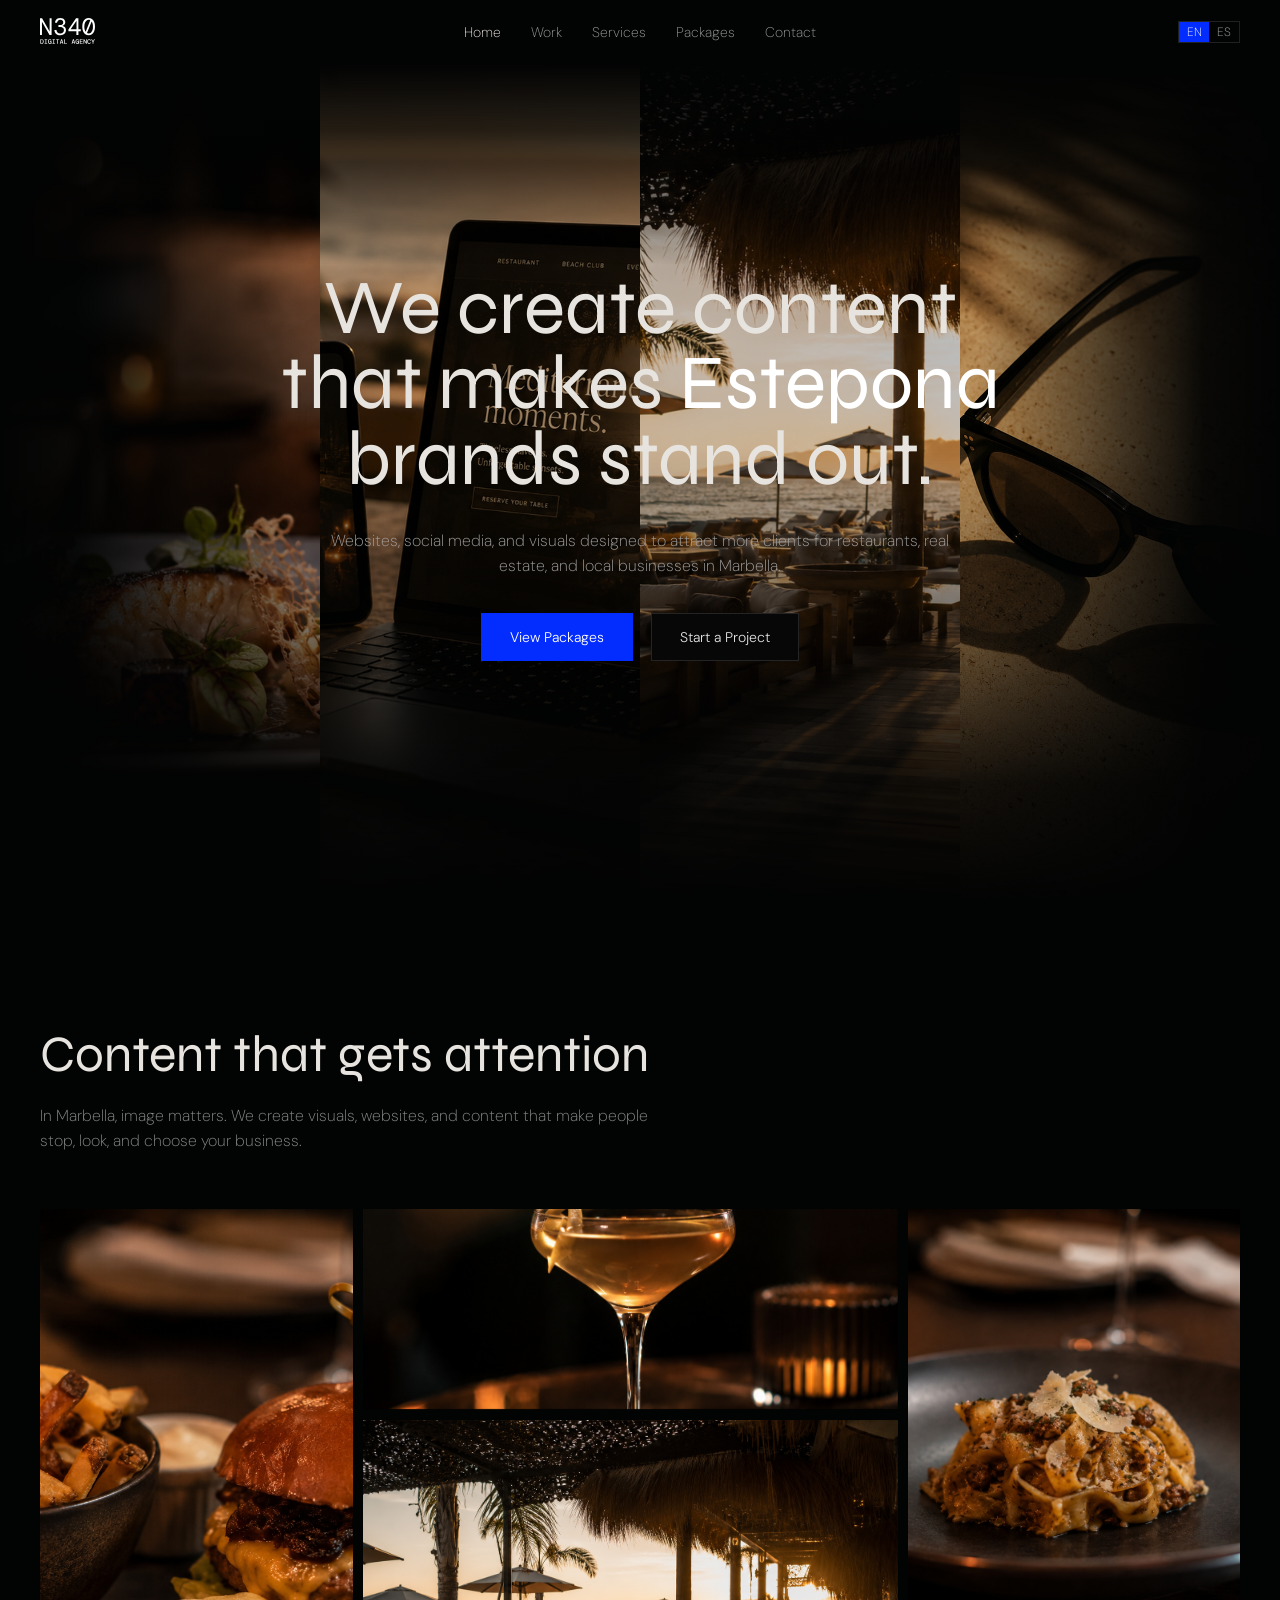
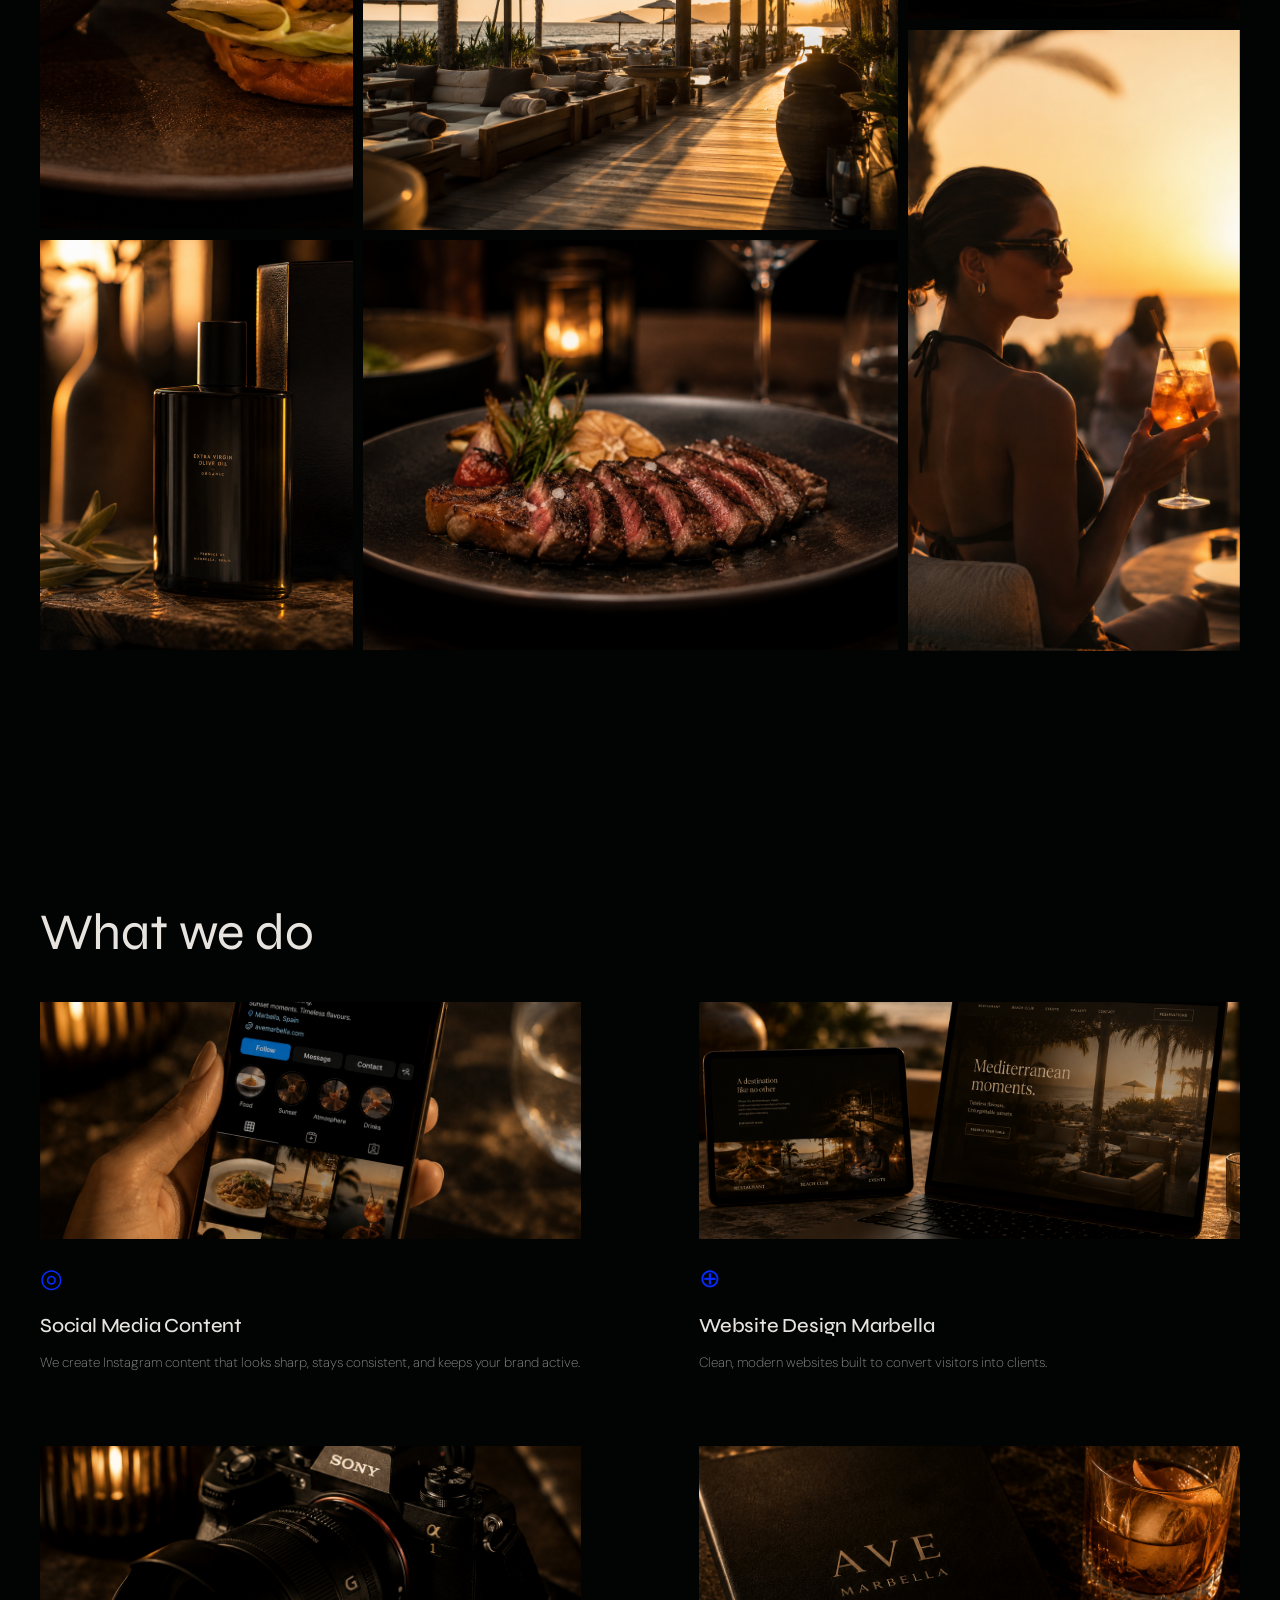
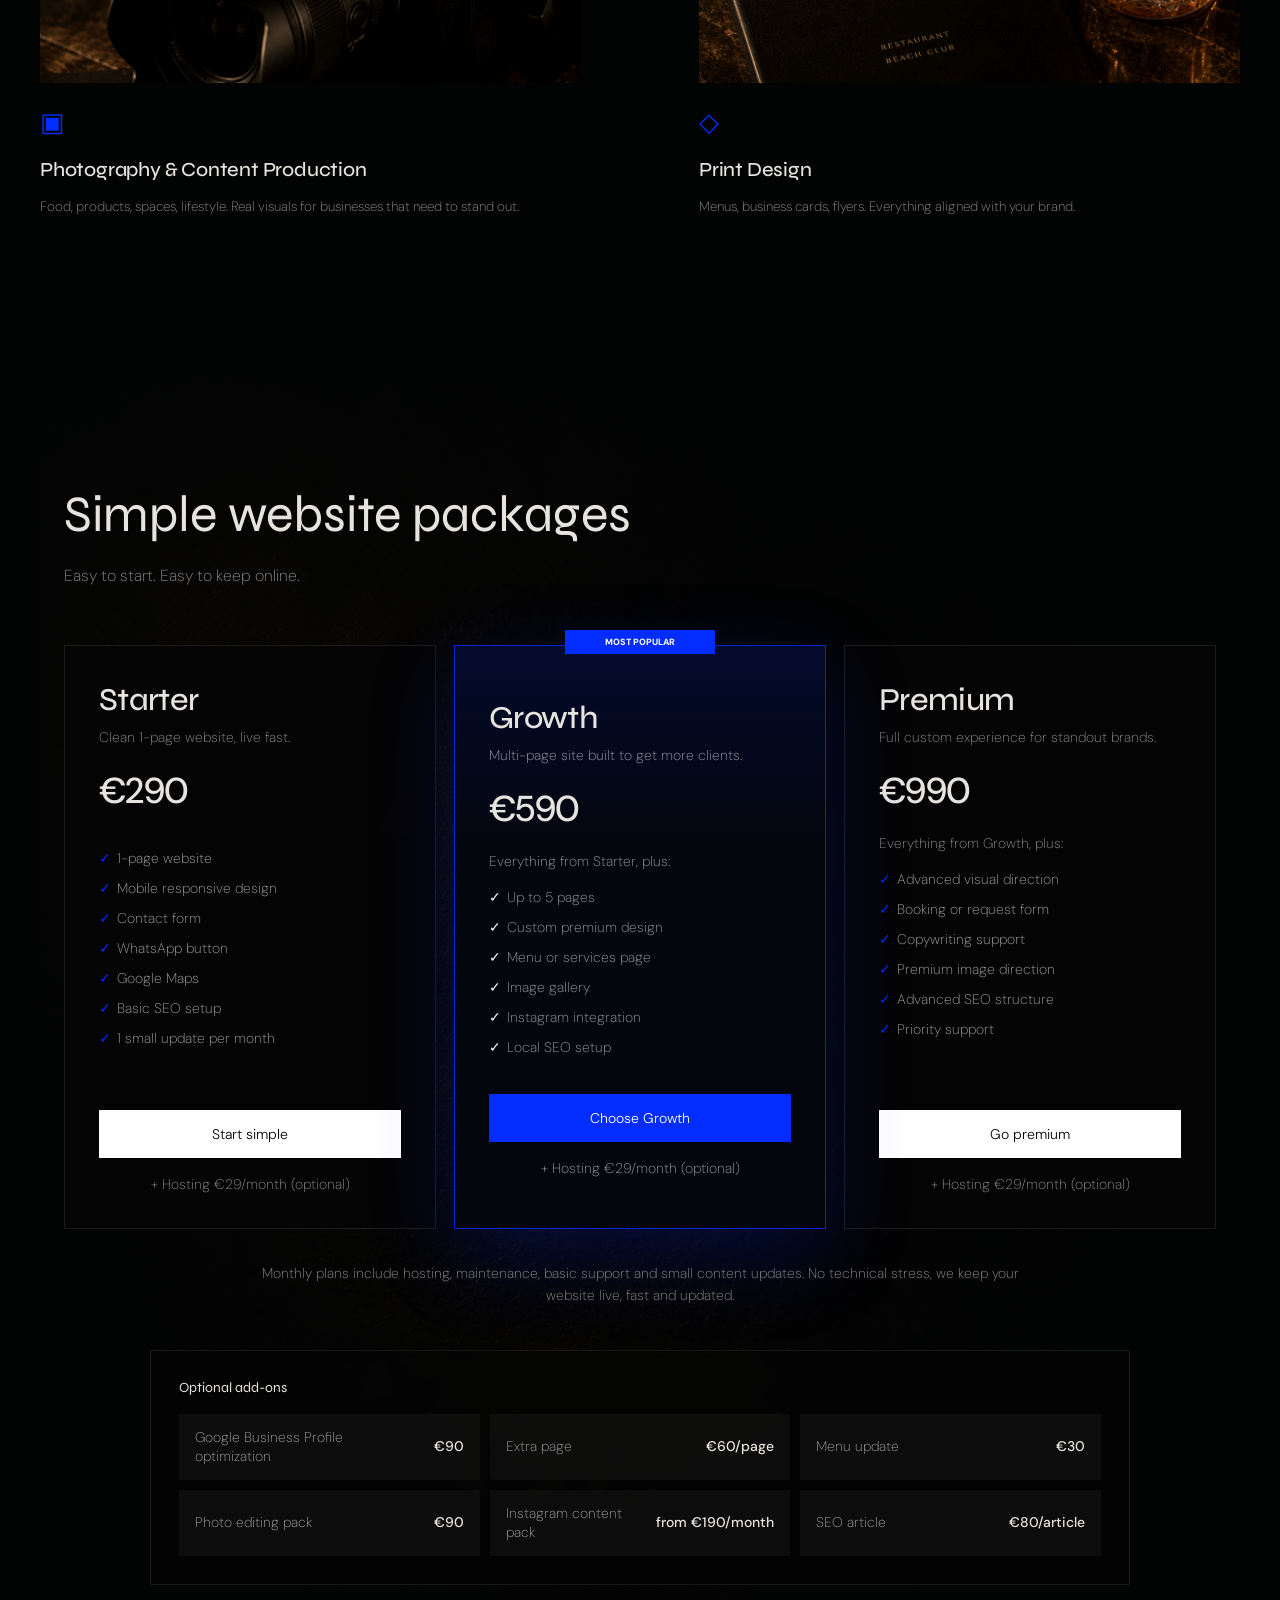
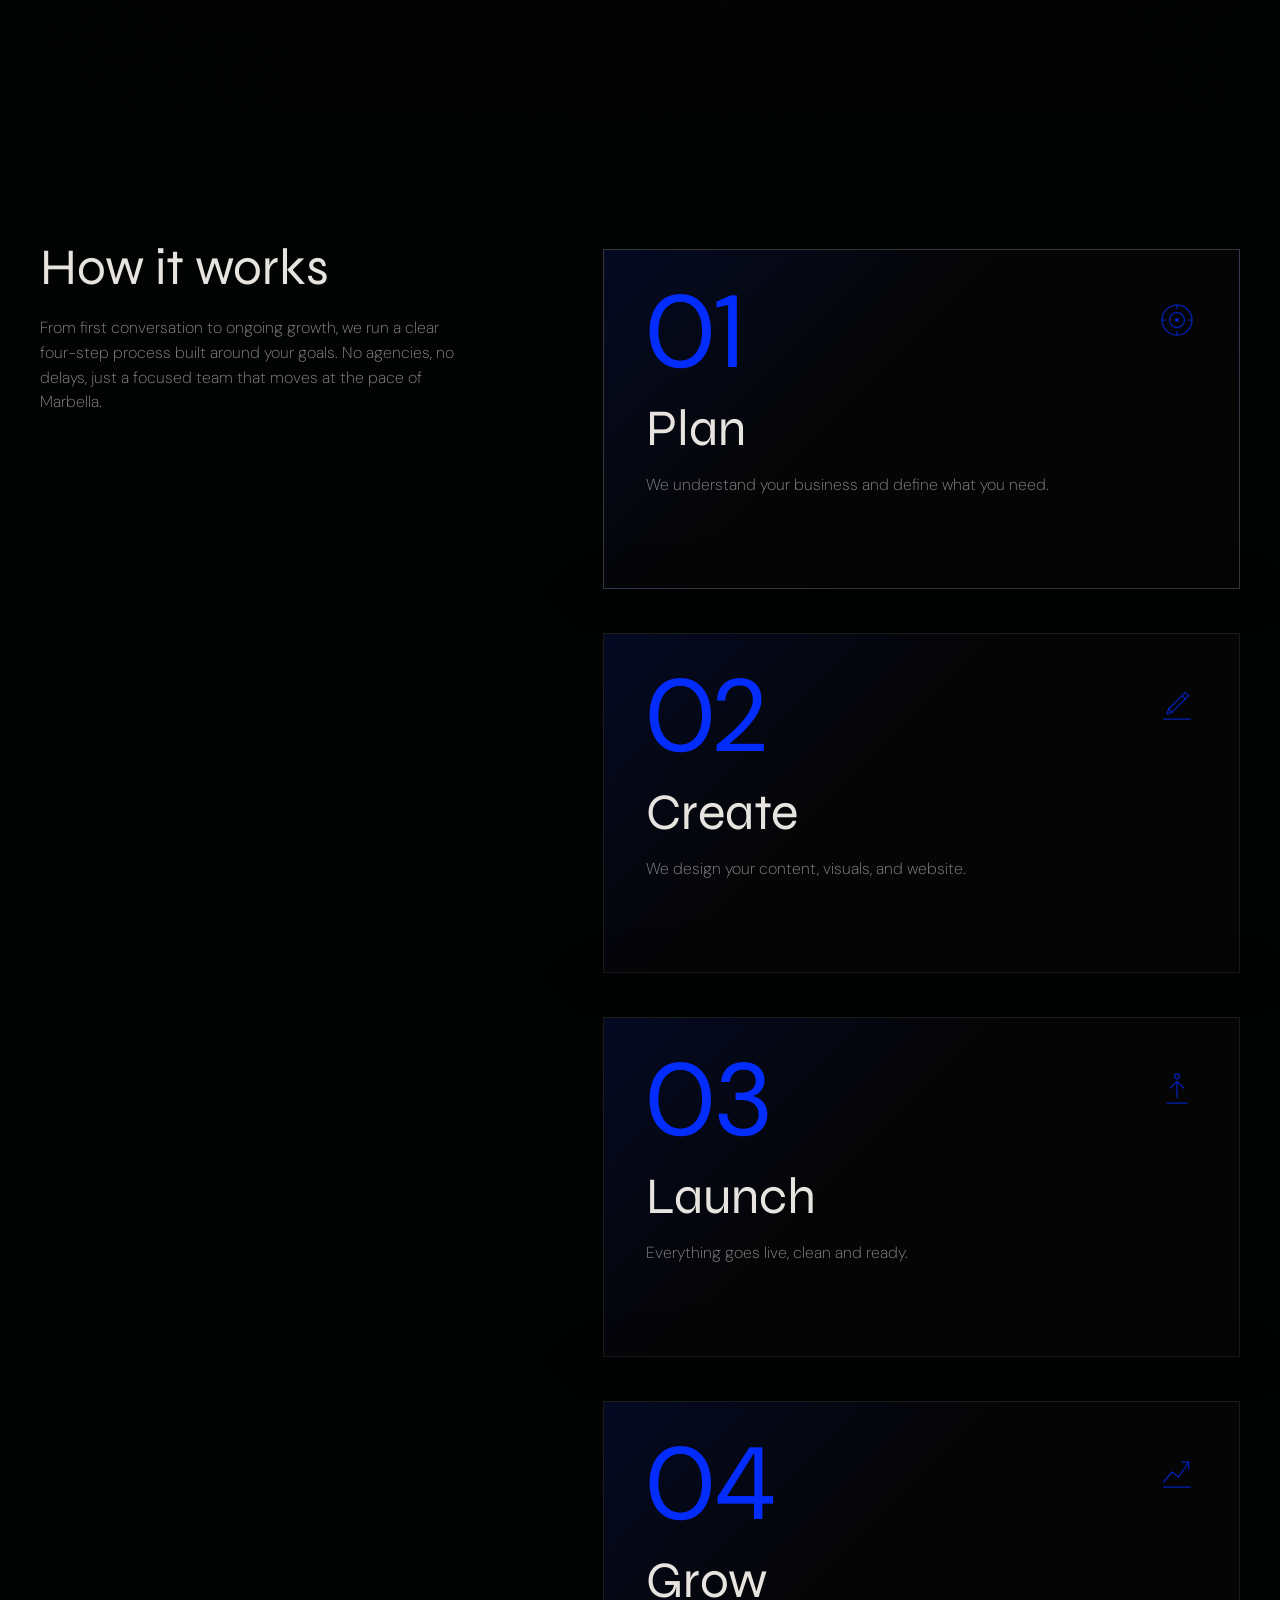
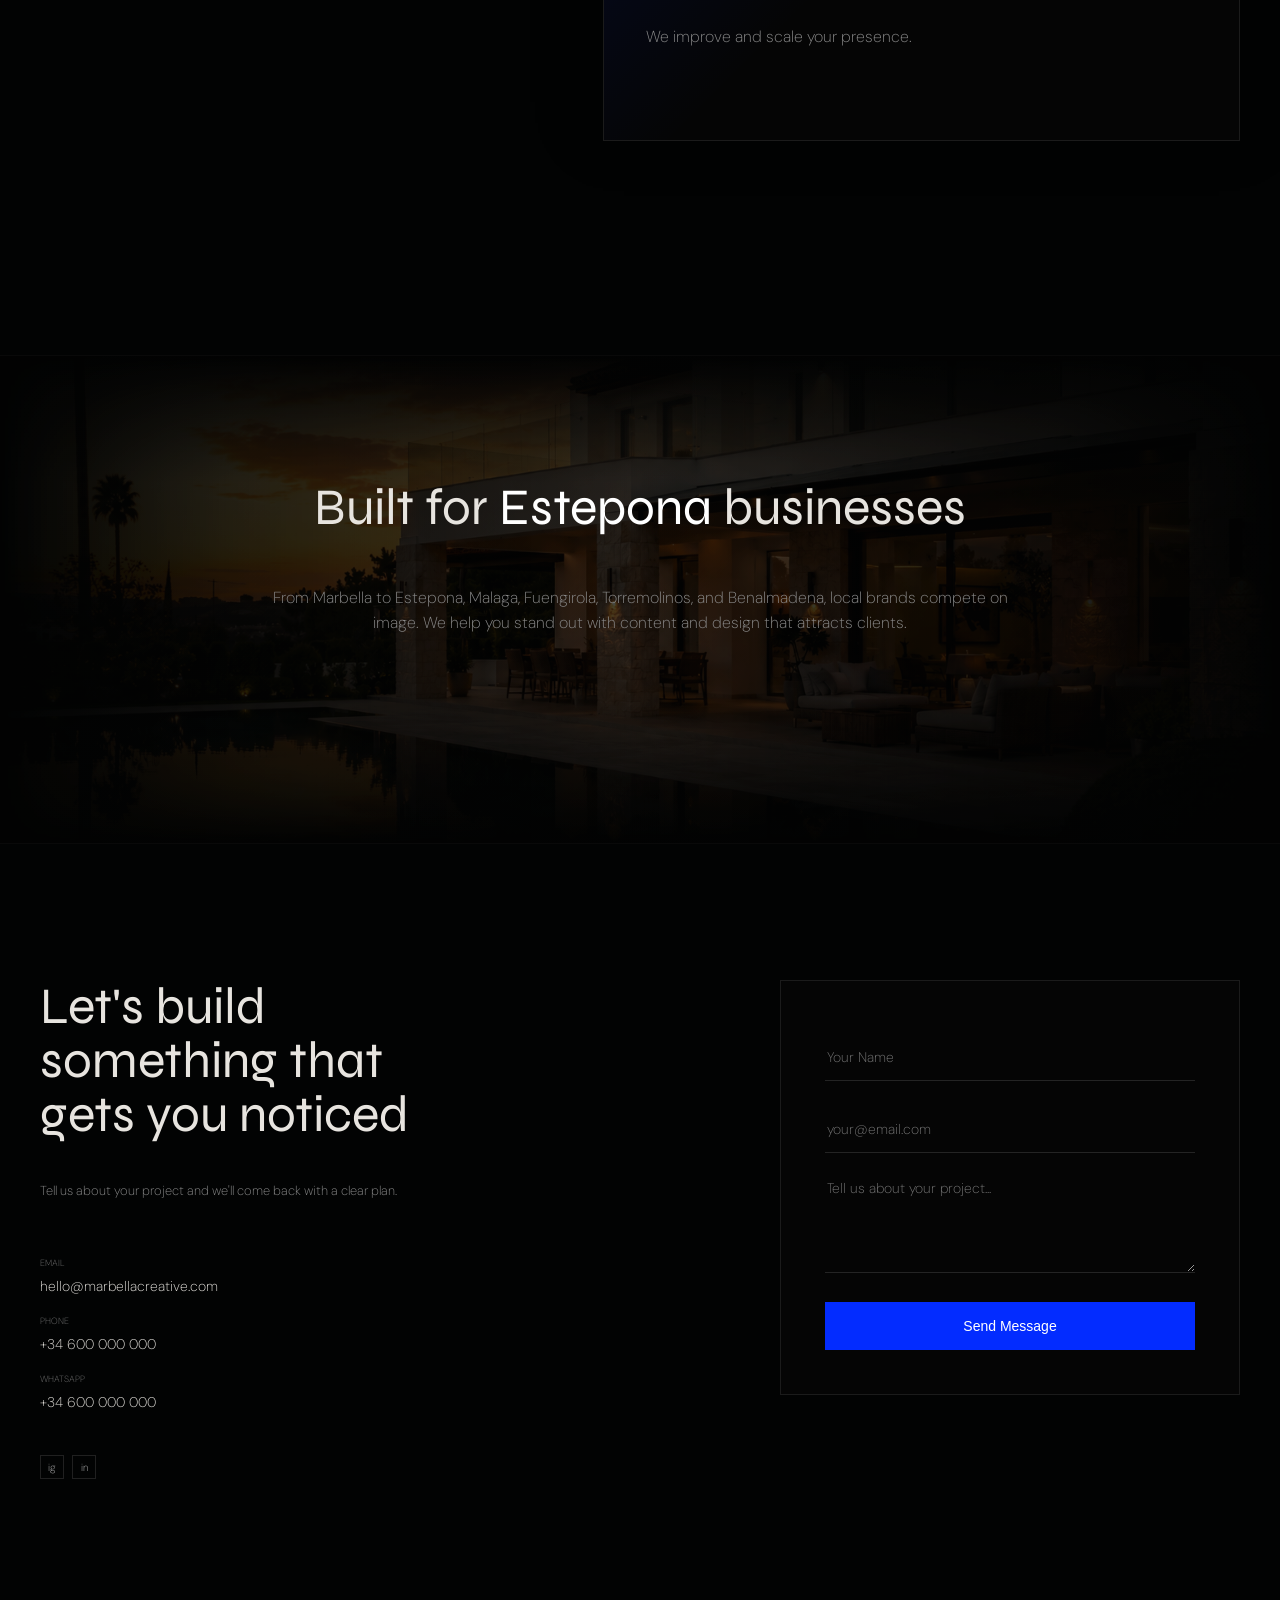
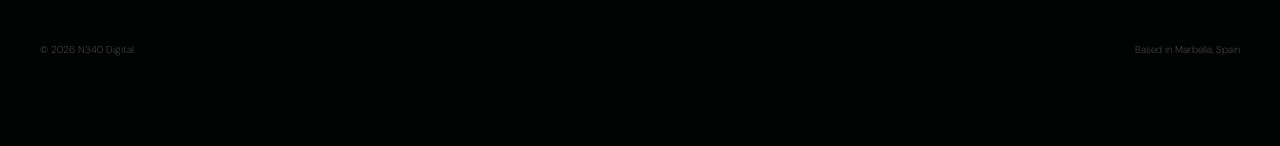
<file: index.html>
<!doctype html>
<html lang="en">
  <head>
    <meta charset="UTF-8" />
    <meta name="viewport" content="width=device-width, initial-scale=1.0" />
    <title>N340</title>
    <script>
      document.documentElement.classList.add("motion-ready");
    </script>
    <link rel="preconnect" href="https://fonts.googleapis.com" />
    <link rel="preconnect" href="https://fonts.gstatic.com" crossorigin />
    <link href="https://fonts.googleapis.com/css2?family=DM+Sans:wght@200;300;400;500;600;700&family=Syne:wght@400&display=swap" rel="stylesheet" />
    <link rel="stylesheet" href="styles.css" />
  </head>
  <body data-page="home">
    <header class="site-header reveal" data-reveal="down">
      <a class="brand" href="index.html"><img src="assets/logo-n340.svg" alt="N340 Digital" width="170" height="86" /></a>
      <nav class="nav-links" aria-label="Primary navigation">
        <a href="index.html" data-page="home">Home</a>
        <a href="work.html" data-page="work">Work</a>
        <a href="services.html" data-page="services">Services</a>
        <a href="packages.html" data-page="packages">Packages</a>
        <a href="contact.html" data-page="contact">Contact</a>
      </nav>
      <div class="language-switch" aria-label="Language">
        <button class="active" type="button" data-lang="en" aria-pressed="true">EN</button>
        <button type="button" data-lang="es" aria-pressed="false">ES</button>
      </div>
    </header>

    <main id="home">
      <section class="hero">
        <div class="hero-photo reveal" data-reveal="photo" aria-hidden="true">
          <span class="hero-shot hero-shot-1"></span>
          <span class="hero-shot hero-shot-2"></span>
          <span class="hero-shot hero-shot-3"></span>
          <span class="hero-shot hero-shot-4"></span>
        </div>
        <div class="hero-content">
          <h1 class="reveal" data-reveal="hero-title">We create content that makes Marbella brands stand out.</h1>
          <p class="reveal" data-reveal="hero-copy">Websites, social media, and visuals designed to attract more clients for restaurants, real estate, and local businesses in Marbella.</p>
          <div class="button-row reveal" data-reveal="hero-actions">
            <a class="button primary" href="packages.html">View Packages</a>
            <a class="button secondary" href="contact.html">Start a Project</a>
          </div>
        </div>
      </section>

      <section id="work" class="section intro-section">
        <div class="section-copy reveal">
          <h2>Content that gets attention</h2>
          <p>In Marbella, image matters. We create visuals, websites, and content that make people stop, look, and choose your business.</p>
        </div>
        <div class="mosaic" aria-label="Restaurant, lifestyle, and hospitality content examples">
          <div class="tile tile-burger reveal" data-reveal="tile"></div>
          <div class="tile tile-shadows reveal" data-reveal="tile"></div>
          <div class="tile tile-pasta reveal" data-reveal="tile"></div>
          <div class="tile tile-bar reveal" data-reveal="tile"></div>
          <div class="tile tile-steak reveal" data-reveal="tile"></div>
          <div class="tile tile-terrace reveal" data-reveal="tile"></div>
          <div class="tile tile-menu reveal" data-reveal="tile"></div>
        </div>
      </section>

      <section id="services" class="section services">
        <h2 class="reveal">What we do</h2>
        <div class="service-grid">
          <article class="service reveal">
            <div class="service-media service-media-social" aria-hidden="true"></div>
            <span class="icon">◎</span>
            <h3>Social Media Content</h3>
            <p>We produce and manage Instagram content for restaurants, hotels, and local businesses across Marbella and the Costa del Sol. From photography and video to captions and scheduling — we keep your profile active, on-brand, and growing consistently every month.</p>
          </article>
          <article class="service reveal">
            <div class="service-media service-media-website" aria-hidden="true"></div>
            <span class="icon">⊕</span>
            <h3>Website Design Marbella</h3>
            <p>We design and build fast, mobile-optimised websites tailored to the Marbella market. Every site is SEO-structured, conversion-focused, and built to turn visitors into real enquiries — whether you're a restaurant, hotel, boutique, or service business on the Costa del Sol.</p>
          </article>
          <article class="service reveal">
            <div class="service-media service-media-photography" aria-hidden="true"></div>
            <span class="icon">▣</span>
            <h3>Photography &amp; Content Production</h3>
            <p>We shoot food, interiors, products, and lifestyle content that showcases your brand at its best. Professional visuals for restaurants, beach clubs, real estate, and boutiques across Marbella — the kind of imagery that makes people stop scrolling and start booking.</p>
          </article>
          <article class="service reveal">
            <div class="service-media service-media-print" aria-hidden="true"></div>
            <span class="icon">◇</span>
            <h3>Print Design</h3>
            <p>From restaurant menus and business cards to flyers and event materials, we design print collateral that reinforces your brand at every touchpoint. Every piece is crafted to align with your digital presence and leave a strong impression offline.</p>
          </article>
        </div>
      </section>

      <section id="packages" class="section packages">
        <div class="section-copy reveal">
          <h2>Simple website packages</h2>
          <p>Easy to start. Easy to keep online.</p>
        </div>
        <div class="pricing-grid">
          <article class="price-card reveal">
            <h3>Starter</h3>
            <p>Clean 1-page website, live fast.</p>
            <strong>€290</strong>
            <ul>
              <li>1-page website</li>
              <li>Mobile responsive design</li>
              <li>Contact form</li>
              <li>WhatsApp button</li>
              <li>Google Maps</li>
              <li>Basic SEO setup</li>
              <li>1 small update per month</li>
            </ul>
            <a class="button light full" href="contact.html">Start simple</a>
            <p class="price-note">+ Hosting €29/month (optional)</p>
          </article>

          <article class="price-card featured reveal" data-reveal="featured">
            <div class="badge">Most popular</div>
            <h3>Growth</h3>
            <p>Multi-page site built to get more clients.</p>
            <strong>€590</strong>
            <p class="plus-prefix">Everything from Starter, plus:</p>
            <ul>
              <li>Up to 5 pages</li>
              <li>Custom premium design</li>
              <li>Menu or services page</li>
              <li>Image gallery</li>
              <li>Instagram integration</li>
              <li>Local SEO setup</li>
            </ul>
            <a class="button primary full" href="contact.html">Choose Growth</a>
            <p class="price-note">+ Hosting €29/month (optional)</p>
          </article>

          <article class="price-card reveal">
            <h3>Premium</h3>
            <p>Full custom experience for standout brands.</p>
            <strong>€990</strong>
            <p class="plus-prefix">Everything from Growth, plus:</p>
            <ul>
              <li>Advanced visual direction</li>
              <li>Booking or request form</li>
              <li>Copywriting support</li>
              <li>Premium image direction</li>
              <li>Advanced SEO structure</li>
              <li>Priority support</li>
            </ul>
            <a class="button light full" href="contact.html">Go premium</a>
            <p class="price-note">+ Hosting €29/month (optional)</p>
          </article>
        </div>
        <p class="note reveal">Monthly plans include hosting, maintenance, basic support and small content updates. No technical stress, we keep your website live, fast and updated.</p>
        <div class="addons reveal">
          <h3>Optional add-ons</h3>
          <div class="addons-grid">
            <span>Google Business Profile optimization <strong>€90</strong></span>
            <span>Extra page <strong>€60/page</strong></span>
            <span>Menu update <strong>€30</strong></span>
            <span>Photo editing pack <strong>€90</strong></span>
            <span>Instagram content pack <strong>from €190/month</strong></span>
            <span>SEO article <strong>€80/article</strong></span>
          </div>
        </div>
      </section>

      <section class="section process">
        <div class="process-left">
          <h2 class="reveal">How it works</h2>
          <p class="process-subtitle reveal">From first conversation to ongoing growth, we run a clear four-step process built around your goals. No agencies, no delays, just a focused team that moves at the pace of Marbella.</p>
        </div>
        <div class="process-grid">
          <article class="reveal">
            <div class="process-card-header">
              <span>01</span>
              <svg class="process-icon" viewBox="0 0 48 48" fill="none" xmlns="http://www.w3.org/2000/svg" aria-hidden="true">
                <circle cx="24" cy="24" r="18" stroke="currentColor" stroke-width="1.5"/>
                <circle cx="24" cy="24" r="9" stroke="currentColor" stroke-width="1.5"/>
                <circle cx="24" cy="24" r="2.5" fill="currentColor"/>
                <line x1="24" y1="6" x2="24" y2="10" stroke="currentColor" stroke-width="1.5" stroke-linecap="round"/>
                <line x1="24" y1="38" x2="24" y2="42" stroke="currentColor" stroke-width="1.5" stroke-linecap="round"/>
                <line x1="6" y1="24" x2="10" y2="24" stroke="currentColor" stroke-width="1.5" stroke-linecap="round"/>
                <line x1="38" y1="24" x2="42" y2="24" stroke="currentColor" stroke-width="1.5" stroke-linecap="round"/>
              </svg>
            </div>
            <h3>Plan</h3>
            <p>We start with a conversation to understand your business, your audience, and what you want to achieve. From there, we define the right scope and services, a clear strategy that fits your goals and budget, with no guesswork and no fluff.</p>
          </article>
          <article class="reveal">
            <div class="process-card-header">
              <span>02</span>
              <svg class="process-icon" viewBox="0 0 48 48" fill="none" xmlns="http://www.w3.org/2000/svg" aria-hidden="true">
                <path d="M34 10L38 14L18 34L12 36L14 30L34 10Z" stroke="currentColor" stroke-width="1.5" stroke-linejoin="round"/>
                <path d="M30 14L34 18" stroke="currentColor" stroke-width="1.5" stroke-linecap="round"/>
                <path d="M14 30L18 34" stroke="currentColor" stroke-width="1.5" stroke-linecap="round"/>
                <path d="M8 42H40" stroke="currentColor" stroke-width="1.5" stroke-linecap="round"/>
              </svg>
            </div>
            <h3>Create</h3>
            <p>Our team produces your content, designs your website, or develops your brand materials with regular updates and feedback rounds along the way. We move fast without cutting corners, so you always know where your project stands.</p>
          </article>
          <article class="reveal">
            <div class="process-card-header">
              <span>03</span>
              <svg class="process-icon" viewBox="0 0 48 48" fill="none" xmlns="http://www.w3.org/2000/svg" aria-hidden="true">
                <path d="M24 36V16" stroke="currentColor" stroke-width="1.5" stroke-linecap="round"/>
                <path d="M16 24L24 16L32 24" stroke="currentColor" stroke-width="1.5" stroke-linecap="round" stroke-linejoin="round"/>
                <path d="M12 42H36" stroke="currentColor" stroke-width="1.5" stroke-linecap="round"/>
                <circle cx="24" cy="10" r="3" stroke="currentColor" stroke-width="1.5"/>
              </svg>
            </div>
            <h3>Launch</h3>
            <p>Once everything is approved, it goes live, clean, tested, and ready to make an impression from day one. Your website, content, or campaign launches on schedule with a proper handover that actually makes sense.</p>
          </article>
          <article class="reveal">
            <div class="process-card-header">
              <span>04</span>
              <svg class="process-icon" viewBox="0 0 48 48" fill="none" xmlns="http://www.w3.org/2000/svg" aria-hidden="true">
                <polyline points="8,36 18,24 26,30 38,12" stroke="currentColor" stroke-width="1.5" stroke-linecap="round" stroke-linejoin="round"/>
                <path d="M30 12H38V20" stroke="currentColor" stroke-width="1.5" stroke-linecap="round" stroke-linejoin="round"/>
                <line x1="8" y1="42" x2="40" y2="42" stroke="currentColor" stroke-width="1.5" stroke-linecap="round"/>
              </svg>
            </div>
            <h3>Grow</h3>
            <p>We stay involved after launch with monthly updates, fresh content, and ongoing improvements. As your business grows, your online presence keeps pace, no starting from scratch, just steady results that compound over time.</p>
          </article>
        </div>
      </section>

      <section class="section cta">
        <h2 class="reveal">Built for <span class="city-phrase"><span class="city-rotator" data-city-rotator>Marbella</span></span> businesses</h2>
        <p class="reveal">From Marbella to Estepona, Malaga, Fuengirola, Torremolinos, and Benalmadena, local brands compete on image. We help you stand out with content and design that attracts clients.</p>
        <a class="button primary reveal" href="contact.html">Start your project</a>
      </section>

      <section id="contact" class="section contact">
        <div class="contact-copy reveal">
          <h2>Let's build something that gets you noticed</h2>
          <p>Tell us about your project and we'll come back with a clear plan.</p>
          <div class="contact-details">
            <span>Email</span>
            <a href="mailto:hello@marbellacreative.com">hello@marbellacreative.com</a>
            <span>Phone</span>
            <a href="tel:+34600000000">+34 600 000 000</a>
            <span>WhatsApp</span>
            <a href="tel:+34600000000">+34 600 000 000</a>
          </div>
          <div class="socials">
            <a href="#" aria-label="Instagram">ig</a>
            <a href="#" aria-label="LinkedIn">in</a>
          </div>
        </div>
        <form class="contact-form reveal" data-reveal="panel">
          <label>
            <span>Your Name</span>
            <input type="text" name="name" placeholder="Your Name" />
          </label>
          <label>
            <span>Email</span>
            <input type="email" name="email" placeholder="your@email.com" />
          </label>
          <label>
            <span>Project</span>
            <textarea name="project" placeholder="Tell us about your project..."></textarea>
          </label>
          <button class="button primary full" type="submit">Send Message</button>
        </form>
      </section>
    </main>

    <footer class="footer reveal">
      <span>© 2026 N340 Digital</span>
      <span>Based in Marbella, Spain</span>
    </footer>
    <script src="site.js" defer></script>
  </body>
</html>
</file>
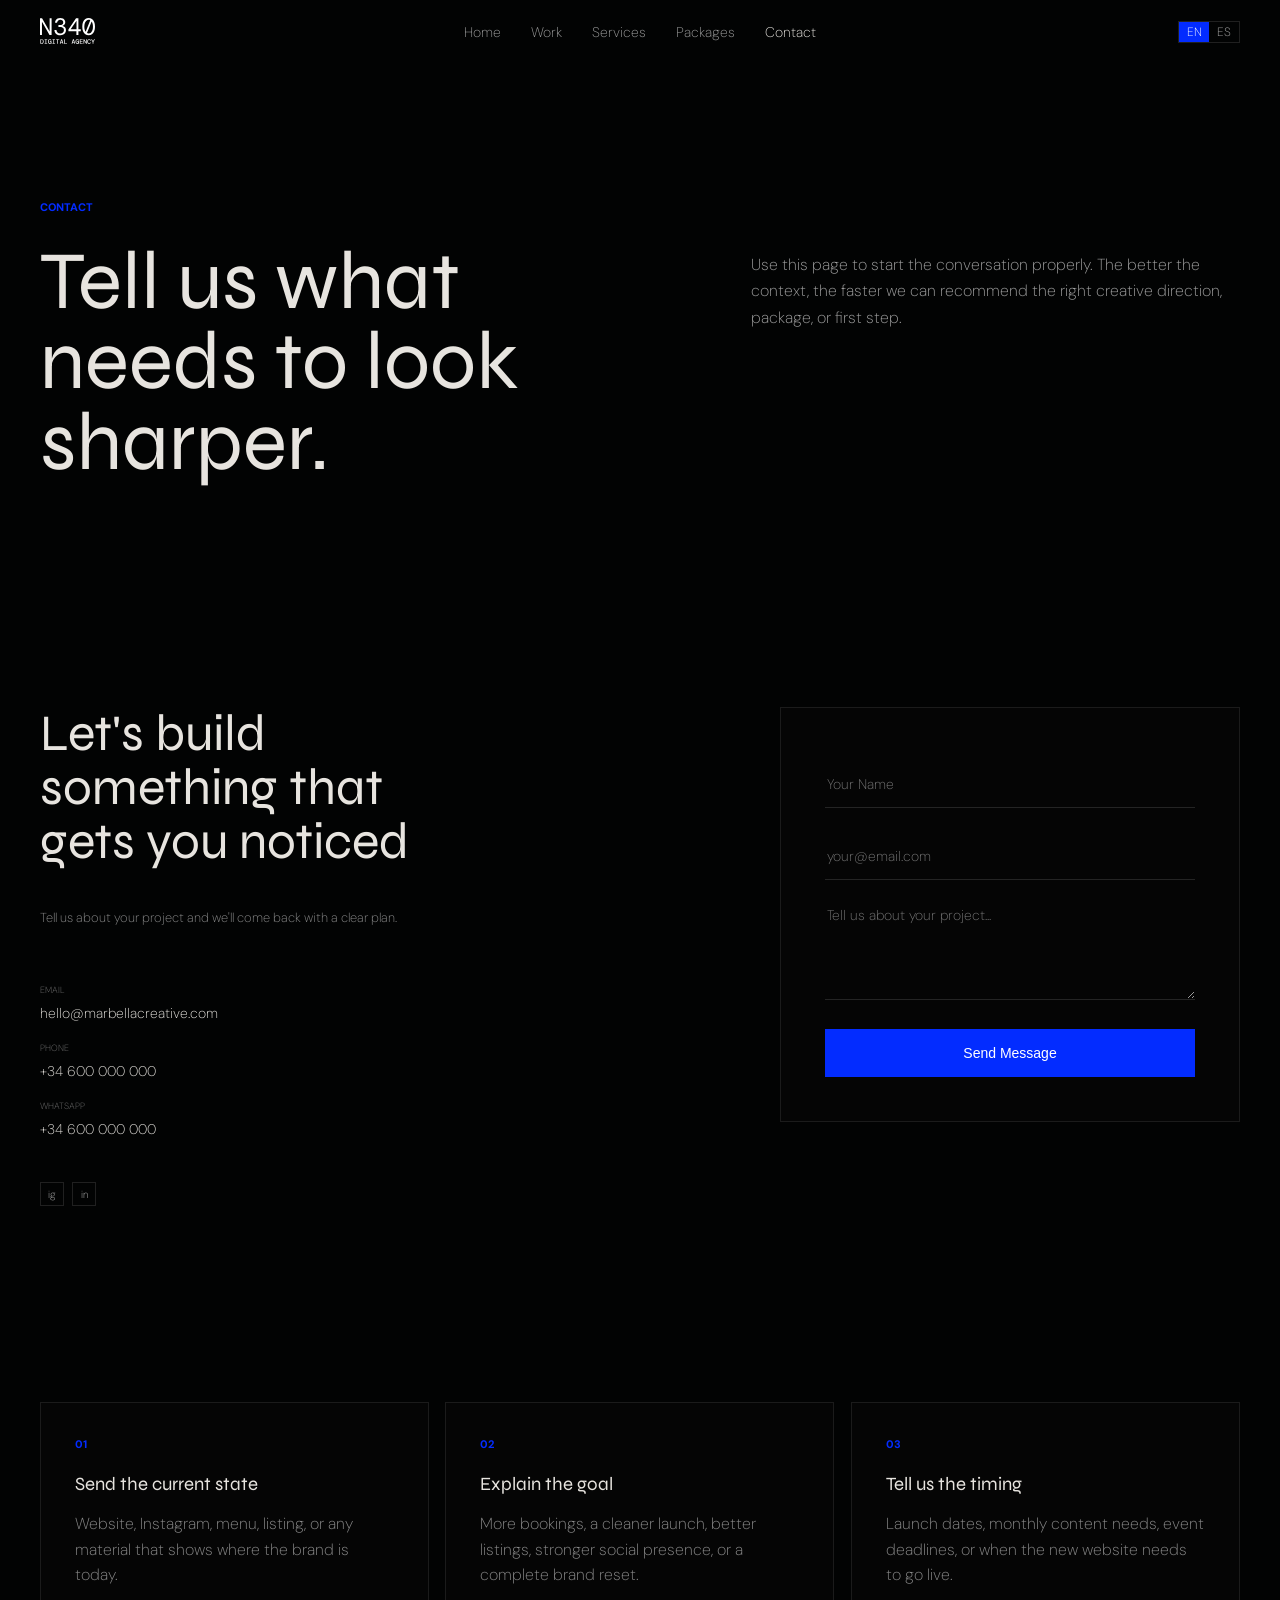
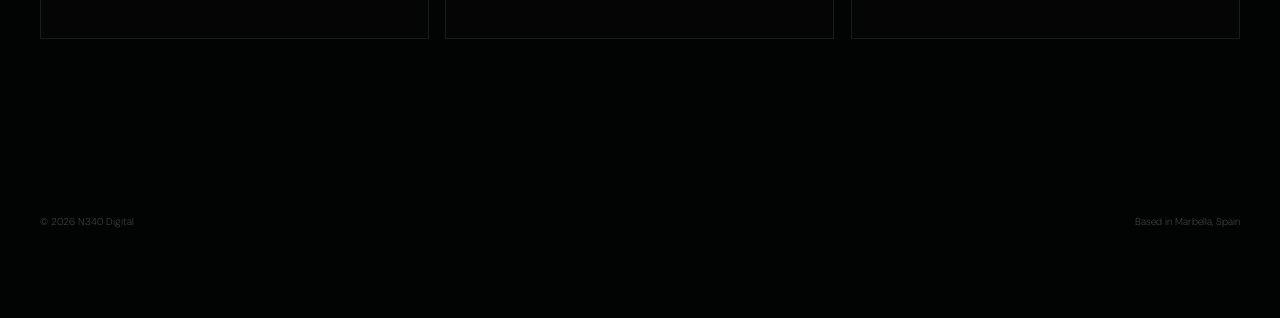
<file: contact.html>
<!doctype html>
<html lang="en">
  <head>
    <meta charset="UTF-8" />
    <meta name="viewport" content="width=device-width, initial-scale=1.0" />
    <title>N340</title>
    <script>
      document.documentElement.classList.add("motion-ready");
    </script>
    <link rel="preconnect" href="https://fonts.googleapis.com" />
    <link rel="preconnect" href="https://fonts.gstatic.com" crossorigin />
    <link href="https://fonts.googleapis.com/css2?family=DM+Sans:wght@200;300;400;500;600;700&family=Syne:wght@400&display=swap" rel="stylesheet" />
    <link rel="stylesheet" href="styles.css" />
  </head>
  <body data-page="contact">
    <header class="site-header reveal" data-reveal="down">
      <a class="brand" href="index.html"><img src="assets/logo-n340.svg" alt="N340 Digital" width="170" height="86" /></a>
      <nav class="nav-links" aria-label="Primary navigation">
        <a href="index.html" data-page="home">Home</a>
        <a href="work.html" data-page="work">Work</a>
        <a href="services.html" data-page="services">Services</a>
        <a href="packages.html" data-page="packages">Packages</a>
        <a href="contact.html" data-page="contact">Contact</a>
      </nav>
      <div class="language-switch" aria-label="Language">
        <button class="active" type="button" data-lang="en" aria-pressed="true">EN</button>
        <button type="button" data-lang="es" aria-pressed="false">ES</button>
      </div>
    </header>

    <main class="page-main">
      <section class="page-hero section">
        <div class="page-kicker reveal" data-i18n="contact.kicker">Contact</div>
        <div class="page-hero-grid">
          <div class="reveal">
            <h1 data-i18n="contact.pageTitle">Tell us what needs to look sharper.</h1>
          </div>
          <div class="page-hero-copy reveal">
            <p data-i18n="contact.pageCopy">Use this page to start the conversation properly. The better the context, the faster we can recommend the right creative direction, package, or first step.</p>
          </div>
        </div>
      </section>

      <section id="contact" class="section contact contact-page">
        <div class="contact-copy reveal">
          <h2>Let's build something that gets you noticed</h2>
          <p>Tell us about your project and we'll come back with a clear plan.</p>
          <div class="contact-details">
            <span>Email</span>
            <a href="mailto:hello@marbellacreative.com">hello@marbellacreative.com</a>
            <span>Phone</span>
            <a href="tel:+34600000000">+34 600 000 000</a>
            <span>WhatsApp</span>
            <a href="tel:+34600000000">+34 600 000 000</a>
          </div>
          <div class="socials">
            <a href="#" aria-label="Instagram">ig</a>
            <a href="#" aria-label="LinkedIn">in</a>
          </div>
        </div>
        <form class="contact-form reveal" data-reveal="panel">
          <label>
            <span>Your Name</span>
            <input type="text" name="name" placeholder="Your Name" />
          </label>
          <label>
            <span>Email</span>
            <input type="email" name="email" placeholder="your@email.com" />
          </label>
          <label>
            <span>Project</span>
            <textarea name="project" placeholder="Tell us about your project..."></textarea>
          </label>
          <button class="button primary full" type="submit">Send Message</button>
        </form>
      </section>

      <section class="section detail-grid contact-prompts">
        <article class="detail-card reveal">
          <span>01</span>
          <h3 data-i18n="contact.prompt1Title">Send the current state</h3>
          <p data-i18n="contact.prompt1Copy">Website, Instagram, menu, listing, or any material that shows where the brand is today.</p>
        </article>
        <article class="detail-card reveal">
          <span>02</span>
          <h3 data-i18n="contact.prompt2Title">Explain the goal</h3>
          <p data-i18n="contact.prompt2Copy">More bookings, a cleaner launch, better listings, stronger social presence, or a complete brand reset.</p>
        </article>
        <article class="detail-card reveal">
          <span>03</span>
          <h3 data-i18n="contact.prompt3Title">Tell us the timing</h3>
          <p data-i18n="contact.prompt3Copy">Launch dates, monthly content needs, event deadlines, or when the new website needs to go live.</p>
        </article>
      </section>
    </main>

    <footer class="footer reveal">
      <span>© 2026 N340 Digital</span>
      <span>Based in Marbella, Spain</span>
    </footer>
    <script src="site.js" defer></script>
  </body>
</html>
</file>
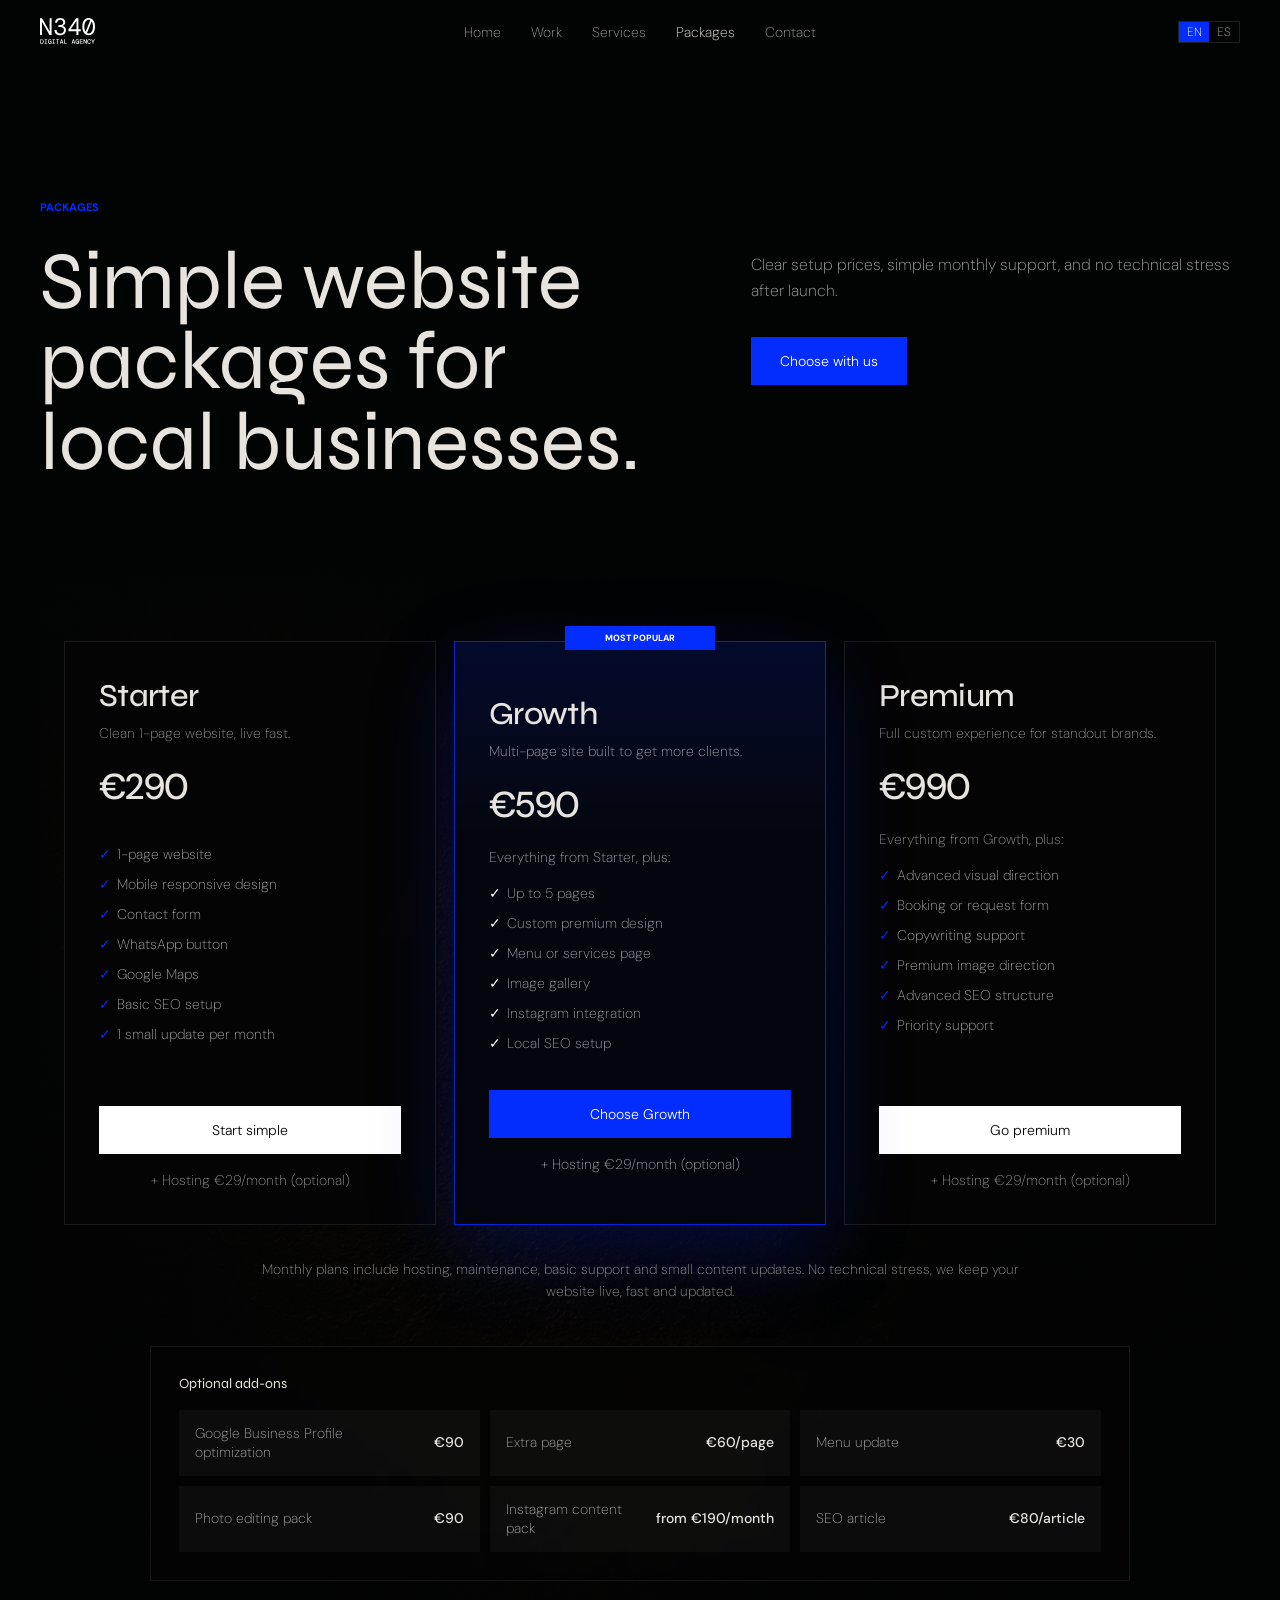
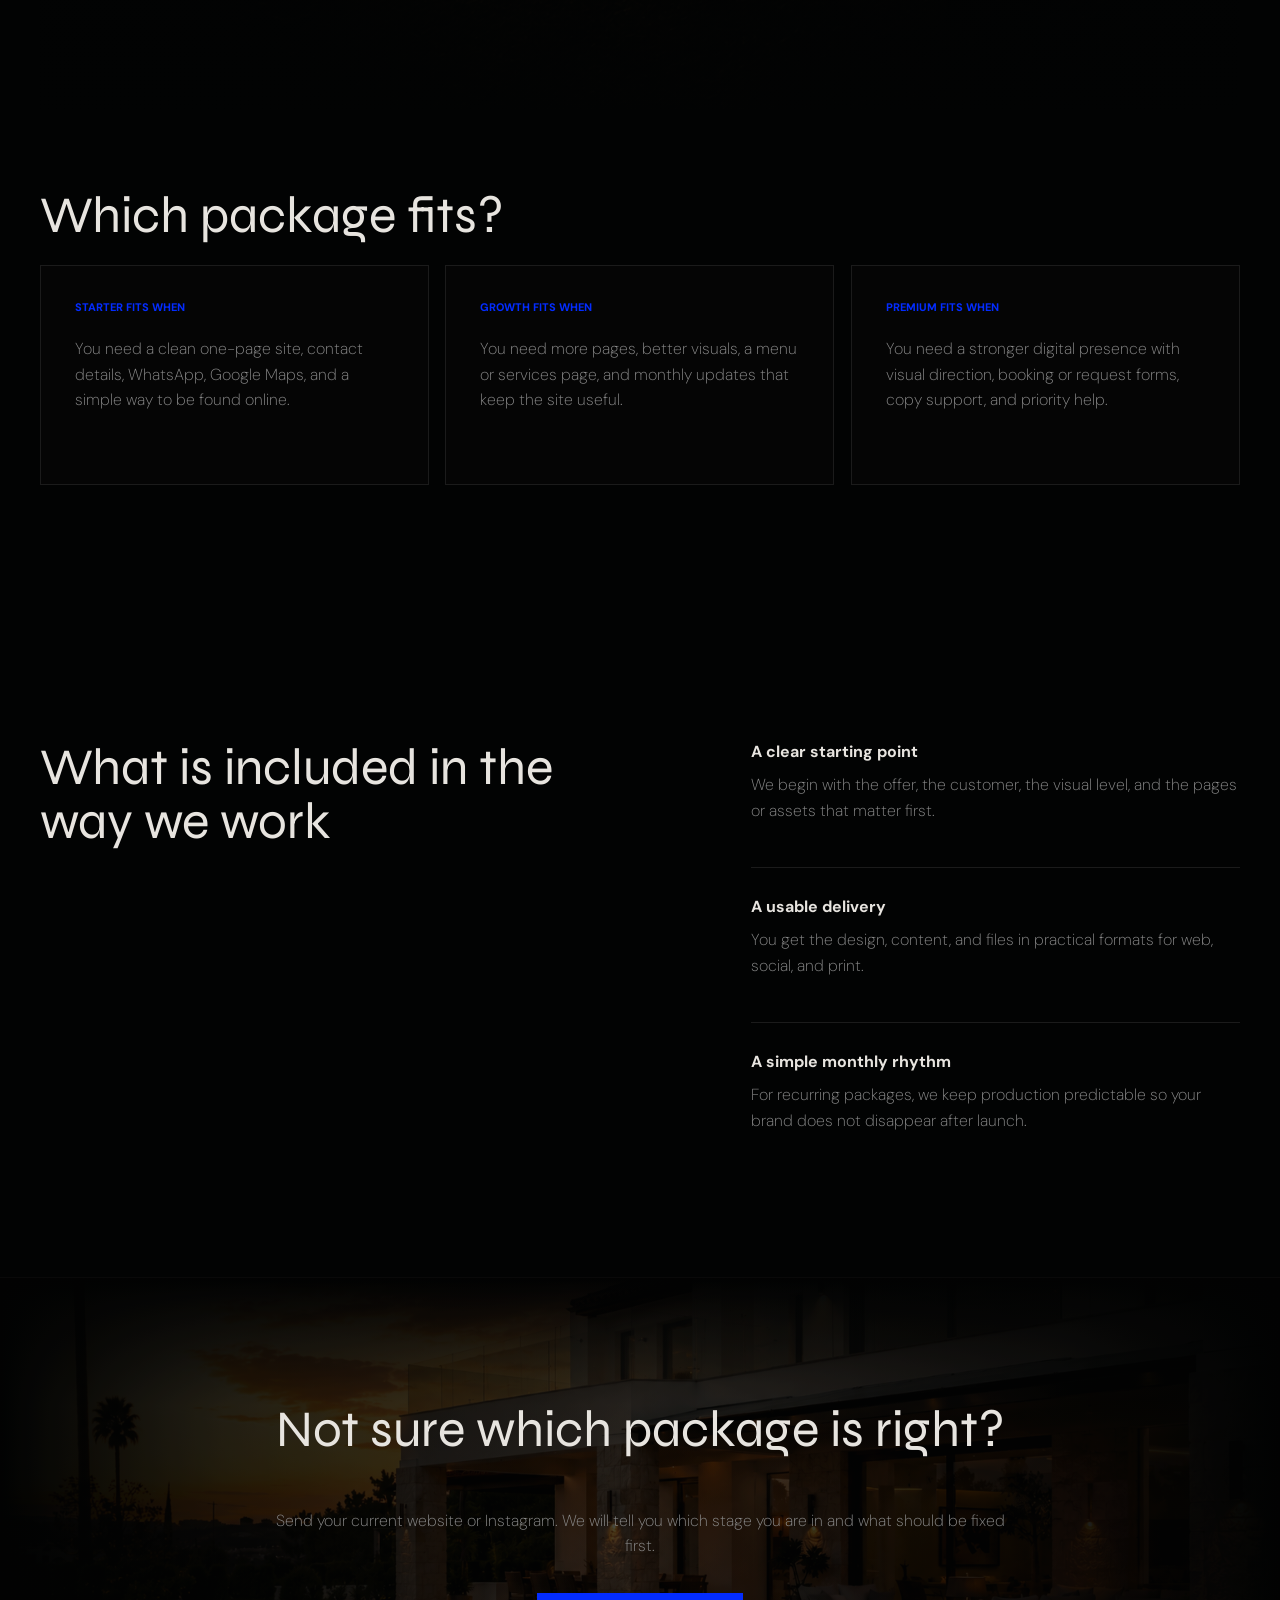
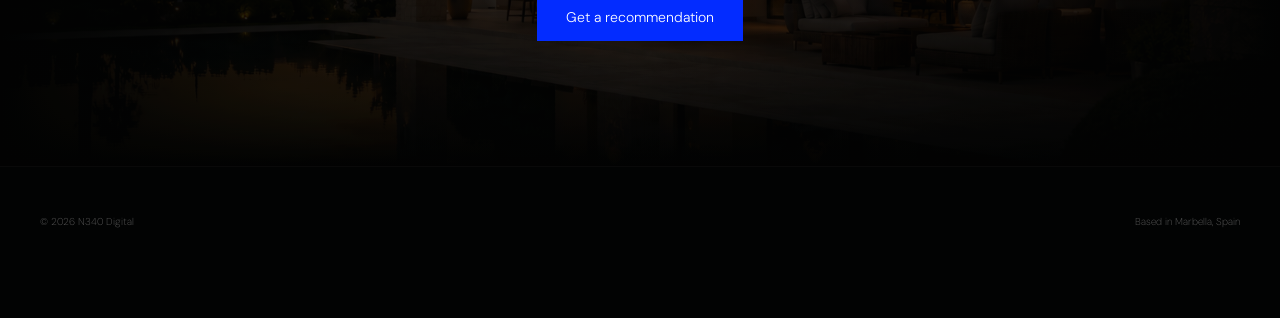
<file: packages.html>
<!doctype html>
<html lang="en">
  <head>
    <meta charset="UTF-8" />
    <meta name="viewport" content="width=device-width, initial-scale=1.0" />
    <title>N340</title>
    <script>
      document.documentElement.classList.add("motion-ready");
    </script>
    <link rel="preconnect" href="https://fonts.googleapis.com" />
    <link rel="preconnect" href="https://fonts.gstatic.com" crossorigin />
    <link href="https://fonts.googleapis.com/css2?family=DM+Sans:wght@200;300;400;500;600;700&family=Syne:wght@400&display=swap" rel="stylesheet" />
    <link rel="stylesheet" href="styles.css" />
  </head>
  <body data-page="packages">
    <header class="site-header reveal" data-reveal="down">
      <a class="brand" href="index.html"><img src="assets/logo-n340.svg" alt="N340 Digital" width="170" height="86" /></a>
      <nav class="nav-links" aria-label="Primary navigation">
        <a href="index.html" data-page="home">Home</a>
        <a href="work.html" data-page="work">Work</a>
        <a href="services.html" data-page="services">Services</a>
        <a href="packages.html" data-page="packages">Packages</a>
        <a href="contact.html" data-page="contact">Contact</a>
      </nav>
      <div class="language-switch" aria-label="Language">
        <button class="active" type="button" data-lang="en" aria-pressed="true">EN</button>
        <button type="button" data-lang="es" aria-pressed="false">ES</button>
      </div>
    </header>

    <main class="page-main">
      <section id="packages" class="page-hero section">
        <div class="page-kicker reveal" data-i18n="packages.kicker">Packages</div>
        <div class="page-hero-grid">
          <div class="reveal">
            <h1 data-i18n="packages.title">Simple website packages for local businesses.</h1>
          </div>
          <div class="page-hero-copy reveal">
            <p data-i18n="packages.copy">Clear setup prices, simple monthly support, and no technical stress after launch.</p>
            <a class="button primary" href="contact.html" data-i18n-html="packages.cta">Choose with us</a>
          </div>
        </div>
      </section>

      <section class="section packages package-page">
        <div class="pricing-grid">
          <article class="price-card reveal">
            <h3>Starter</h3>
            <p>Clean 1-page website, live fast.</p>
            <strong>€290</strong>
            <ul>
              <li>1-page website</li>
              <li>Mobile responsive design</li>
              <li>Contact form</li>
              <li>WhatsApp button</li>
              <li>Google Maps</li>
              <li>Basic SEO setup</li>
              <li>1 small update per month</li>
            </ul>
            <a class="button light full" href="contact.html">Start simple</a>
            <p class="price-note">+ Hosting €29/month (optional)</p>
          </article>

          <article class="price-card featured reveal" data-reveal="featured">
            <div class="badge">Most popular</div>
            <h3>Growth</h3>
            <p>Multi-page site built to get more clients.</p>
            <strong>€590</strong>
            <p class="plus-prefix">Everything from Starter, plus:</p>
            <ul>
              <li>Up to 5 pages</li>
              <li>Custom premium design</li>
              <li>Menu or services page</li>
              <li>Image gallery</li>
              <li>Instagram integration</li>
              <li>Local SEO setup</li>
            </ul>
            <a class="button primary full" href="contact.html">Choose Growth</a>
            <p class="price-note">+ Hosting €29/month (optional)</p>
          </article>

          <article class="price-card reveal">
            <h3>Premium</h3>
            <p>Full custom experience for standout brands.</p>
            <strong>€990</strong>
            <p class="plus-prefix">Everything from Growth, plus:</p>
            <ul>
              <li>Advanced visual direction</li>
              <li>Booking or request form</li>
              <li>Copywriting support</li>
              <li>Premium image direction</li>
              <li>Advanced SEO structure</li>
              <li>Priority support</li>
            </ul>
            <a class="button light full" href="contact.html">Go premium</a>
            <p class="price-note">+ Hosting €29/month (optional)</p>
          </article>
        </div>
        <p class="note reveal">Monthly plans include hosting, maintenance, basic support and small content updates. No technical stress, we keep your website live, fast and updated.</p>
        <div class="addons reveal">
          <h3>Optional add-ons</h3>
          <div class="addons-grid">
            <span>Google Business Profile optimization <strong>€90</strong></span>
            <span>Extra page <strong>€60/page</strong></span>
            <span>Menu update <strong>€30</strong></span>
            <span>Photo editing pack <strong>€90</strong></span>
            <span>Instagram content pack <strong>from €190/month</strong></span>
            <span>SEO article <strong>€80/article</strong></span>
          </div>
        </div>
      </section>

      <section class="section package-fit">
        <div class="reveal">
          <h2 data-i18n="packages.fitTitle">Which package fits?</h2>
        </div>
        <div class="fit-grid">
          <article class="fit-card reveal">
            <span data-i18n="packages.fit1Kicker">Starter fits when</span>
            <p data-i18n="packages.fit1Copy">You need a clean one-page site, contact details, WhatsApp, Google Maps, and a simple way to be found online.</p>
          </article>
          <article class="fit-card reveal">
            <span data-i18n="packages.fit2Kicker">Growth fits when</span>
            <p data-i18n="packages.fit2Copy">You need more pages, better visuals, a menu or services page, and monthly updates that keep the site useful.</p>
          </article>
          <article class="fit-card reveal">
            <span data-i18n="packages.fit3Kicker">Premium fits when</span>
            <p data-i18n="packages.fit3Copy">You need a stronger digital presence with visual direction, booking or request forms, copy support, and priority help.</p>
          </article>
        </div>
      </section>

      <section class="section editorial-split">
        <div class="reveal">
          <h2 data-i18n="packages.includeTitle">What is included in the way we work</h2>
        </div>
        <div class="stack-list reveal">
          <div>
            <strong data-i18n="packages.include1Title">A clear starting point</strong>
            <p data-i18n="packages.include1Copy">We begin with the offer, the customer, the visual level, and the pages or assets that matter first.</p>
          </div>
          <div>
            <strong data-i18n="packages.include2Title">A usable delivery</strong>
            <p data-i18n="packages.include2Copy">You get the design, content, and files in practical formats for web, social, and print.</p>
          </div>
          <div>
            <strong data-i18n="packages.include3Title">A simple monthly rhythm</strong>
            <p data-i18n="packages.include3Copy">For recurring packages, we keep production predictable so your brand does not disappear after launch.</p>
          </div>
        </div>
      </section>

      <section class="section cta">
        <h2 class="reveal" data-i18n="packages.finalTitle">Not sure which package is right?</h2>
        <p class="reveal" data-i18n="packages.finalCopy">Send your current website or Instagram. We will tell you which stage you are in and what should be fixed first.</p>
        <a class="button primary reveal" href="contact.html" data-i18n-html="packages.finalButton">Get a recommendation</a>
      </section>
    </main>

    <footer class="footer reveal">
      <span>© 2026 N340 Digital</span>
      <span>Based in Marbella, Spain</span>
    </footer>
    <script src="site.js" defer></script>
  </body>
</html>
</file>
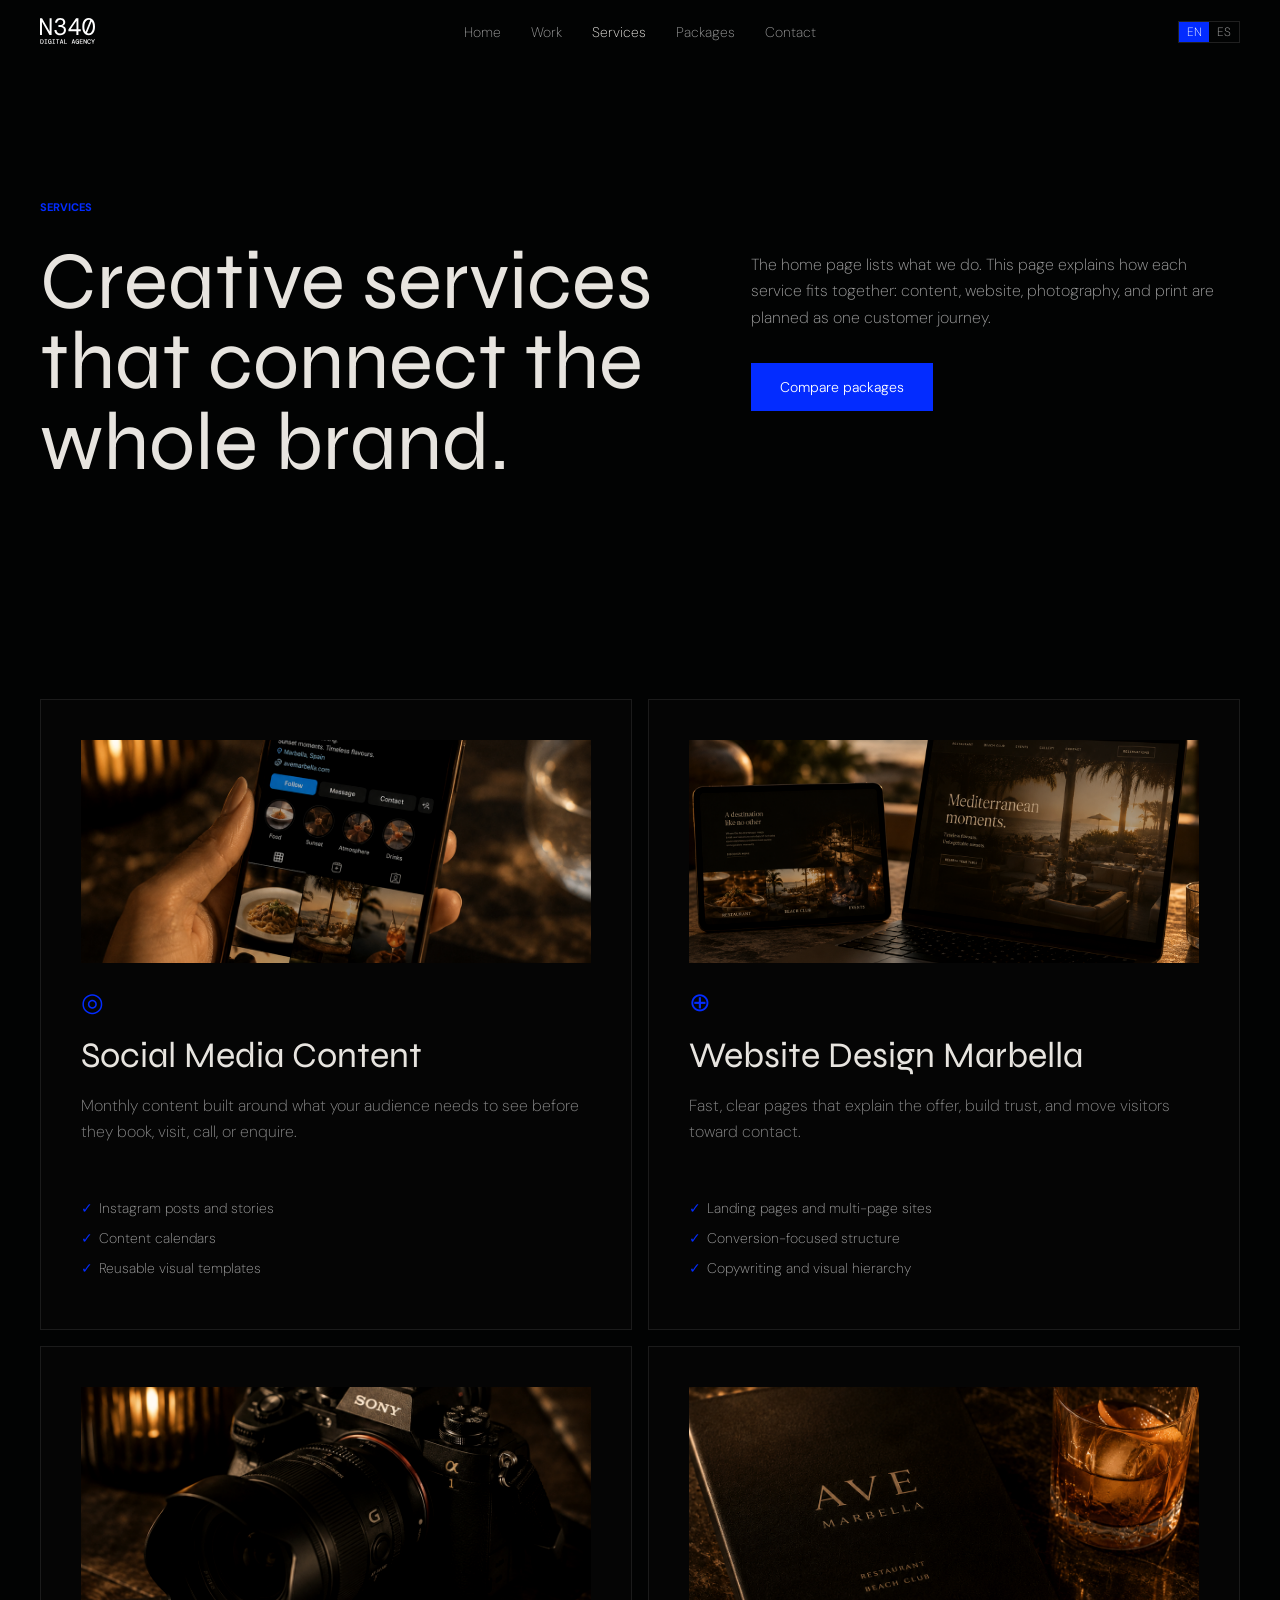
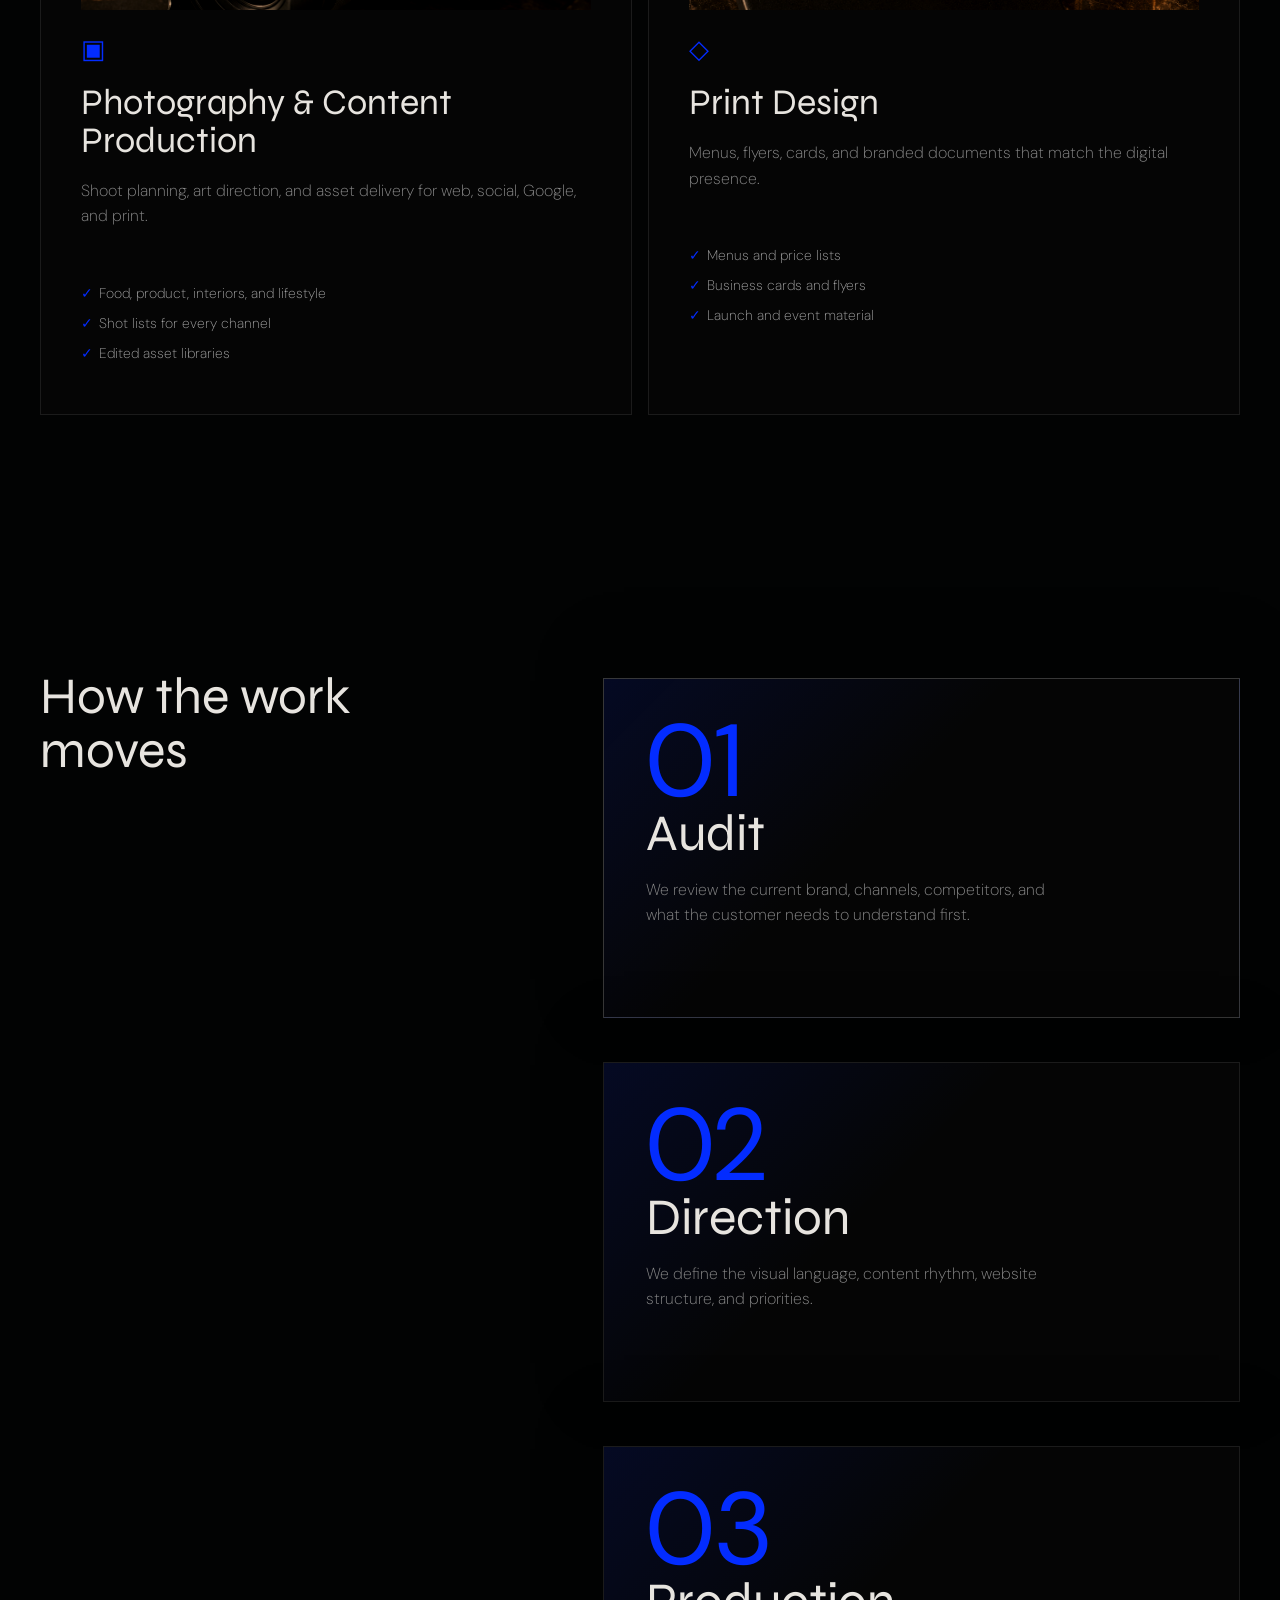
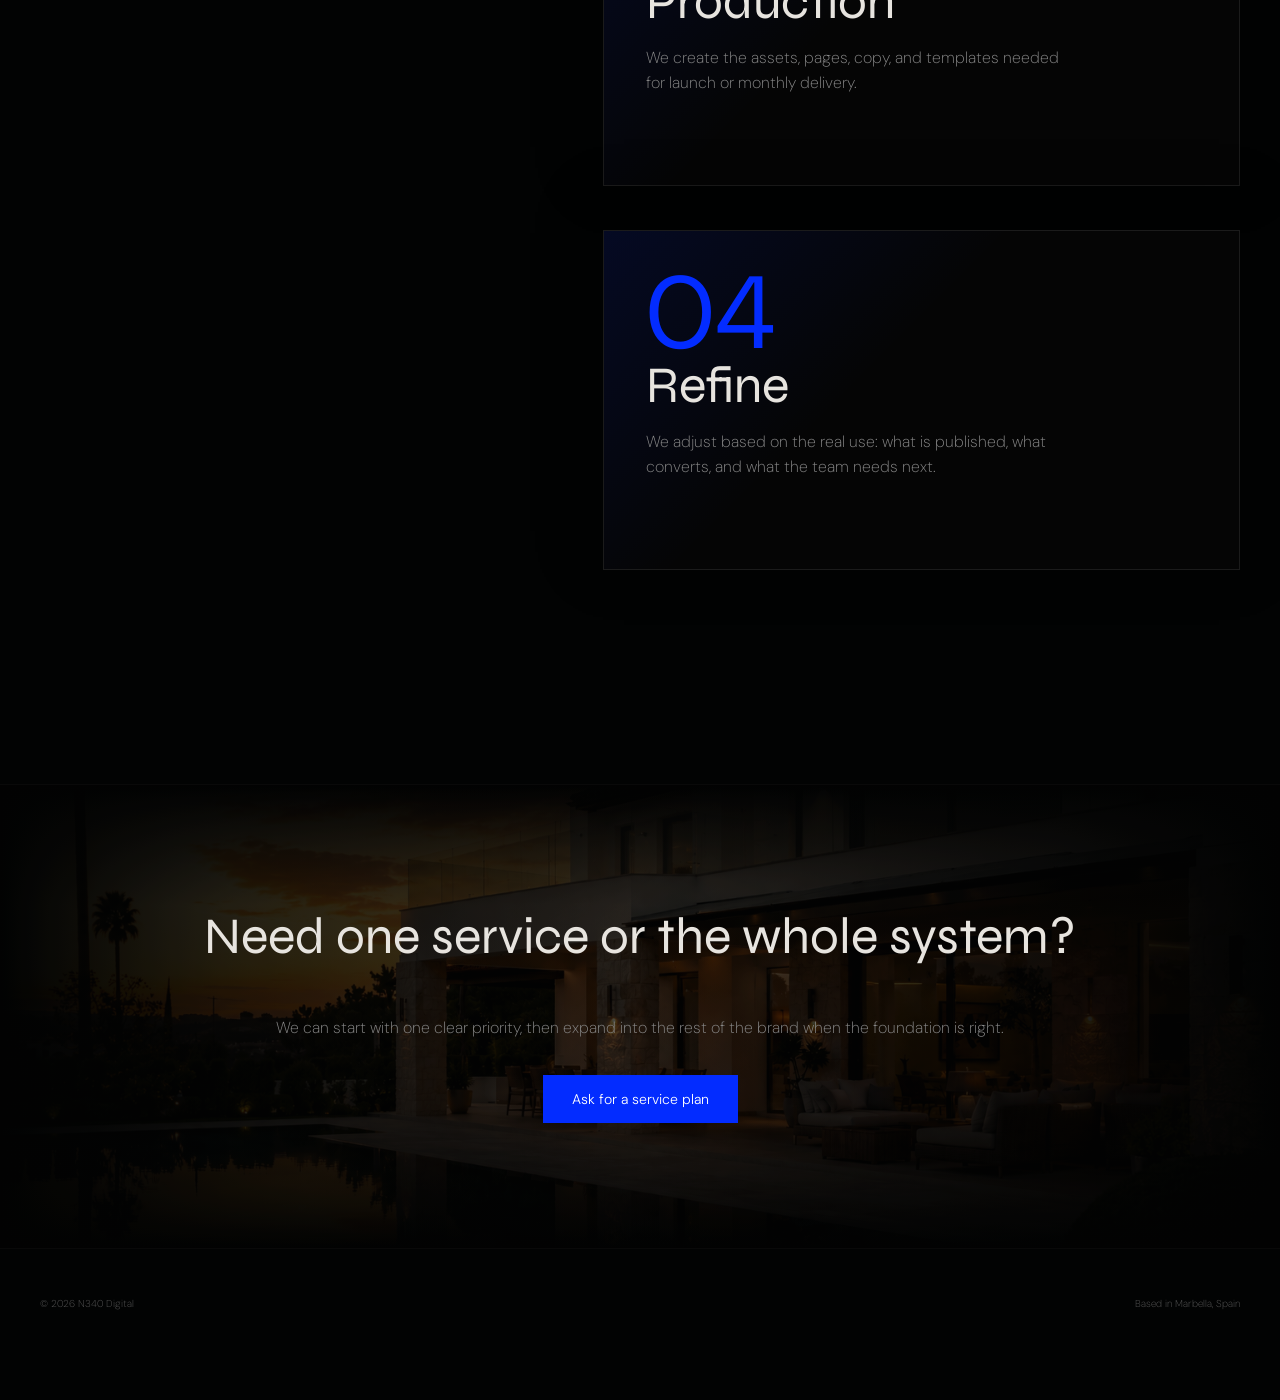
<file: services.html>
<!doctype html>
<html lang="en">
  <head>
    <meta charset="UTF-8" />
    <meta name="viewport" content="width=device-width, initial-scale=1.0" />
    <title>N340</title>
    <script>
      document.documentElement.classList.add("motion-ready");
    </script>
    <link rel="preconnect" href="https://fonts.googleapis.com" />
    <link rel="preconnect" href="https://fonts.gstatic.com" crossorigin />
    <link href="https://fonts.googleapis.com/css2?family=DM+Sans:wght@200;300;400;500;600;700&family=Syne:wght@400&display=swap" rel="stylesheet" />
    <link rel="stylesheet" href="styles.css" />
  </head>
  <body data-page="services">
    <header class="site-header reveal" data-reveal="down">
      <a class="brand" href="index.html"><img src="assets/logo-n340.svg" alt="N340 Digital" width="170" height="86" /></a>
      <nav class="nav-links" aria-label="Primary navigation">
        <a href="index.html" data-page="home">Home</a>
        <a href="work.html" data-page="work">Work</a>
        <a href="services.html" data-page="services">Services</a>
        <a href="packages.html" data-page="packages">Packages</a>
        <a href="contact.html" data-page="contact">Contact</a>
      </nav>
      <div class="language-switch" aria-label="Language">
        <button class="active" type="button" data-lang="en" aria-pressed="true">EN</button>
        <button type="button" data-lang="es" aria-pressed="false">ES</button>
      </div>
    </header>

    <main class="page-main">
      <section id="services" class="page-hero section">
        <div class="page-kicker reveal" data-i18n="services.kicker">Services</div>
        <div class="page-hero-grid">
          <div class="reveal">
            <h1 data-i18n="services.title">Creative services that connect the whole brand.</h1>
          </div>
          <div class="page-hero-copy reveal">
            <p data-i18n="services.copy">The home page lists what we do. This page explains how each service fits together: content, website, photography, and print are planned as one customer journey.</p>
            <a class="button primary" href="packages.html" data-i18n-html="services.cta">Compare packages</a>
          </div>
        </div>
      </section>

      <section class="section service-deep-grid">
        <article class="service-deep reveal">
          <div class="service-media service-media-social" aria-hidden="true"></div>
          <span class="icon">◎</span>
          <h2 data-i18n="services.card1Title">Social Media Content</h2>
          <p data-i18n="services.card1Copy">Monthly content built around what your audience needs to see before they book, visit, call, or enquire.</p>
          <ul>
            <li data-i18n="services.card1Item1">Instagram posts and stories</li>
            <li data-i18n="services.card1Item2">Content calendars</li>
            <li data-i18n="services.card1Item3">Reusable visual templates</li>
          </ul>
        </article>
        <article class="service-deep reveal">
          <div class="service-media service-media-website" aria-hidden="true"></div>
          <span class="icon">⊕</span>
          <h2 data-i18n="services.card2Title">Website Design Marbella</h2>
          <p data-i18n="services.card2Copy">Fast, clear pages that explain the offer, build trust, and move visitors toward contact.</p>
          <ul>
            <li data-i18n="services.card2Item1">Landing pages and multi-page sites</li>
            <li data-i18n="services.card2Item2">Conversion-focused structure</li>
            <li data-i18n="services.card2Item3">Copywriting and visual hierarchy</li>
          </ul>
        </article>
        <article class="service-deep reveal">
          <div class="service-media service-media-photography" aria-hidden="true"></div>
          <span class="icon">▣</span>
          <h2 data-i18n="services.card3Title">Photography & Content Production</h2>
          <p data-i18n="services.card3Copy">Shoot planning, art direction, and asset delivery for web, social, Google, and print.</p>
          <ul>
            <li data-i18n="services.card3Item1">Food, product, interiors, and lifestyle</li>
            <li data-i18n="services.card3Item2">Shot lists for every channel</li>
            <li data-i18n="services.card3Item3">Edited asset libraries</li>
          </ul>
        </article>
        <article class="service-deep reveal">
          <div class="service-media service-media-print" aria-hidden="true"></div>
          <span class="icon">◇</span>
          <h2 data-i18n="services.card4Title">Print Design</h2>
          <p data-i18n="services.card4Copy">Menus, flyers, cards, and branded documents that match the digital presence.</p>
          <ul>
            <li data-i18n="services.card4Item1">Menus and price lists</li>
            <li data-i18n="services.card4Item2">Business cards and flyers</li>
            <li data-i18n="services.card4Item3">Launch and event material</li>
          </ul>
        </article>
      </section>

      <section class="section process">
        <h2 class="reveal" data-i18n="services.processTitle">How the work moves</h2>
        <div class="process-grid">
          <article class="reveal">
            <span>01</span>
            <h3 data-i18n="services.process1Title">Audit</h3>
            <p data-i18n="services.process1Copy">We review the current brand, channels, competitors, and what the customer needs to understand first.</p>
          </article>
          <article class="reveal">
            <span>02</span>
            <h3 data-i18n="services.process2Title">Direction</h3>
            <p data-i18n="services.process2Copy">We define the visual language, content rhythm, website structure, and priorities.</p>
          </article>
          <article class="reveal">
            <span>03</span>
            <h3 data-i18n="services.process3Title">Production</h3>
            <p data-i18n="services.process3Copy">We create the assets, pages, copy, and templates needed for launch or monthly delivery.</p>
          </article>
          <article class="reveal">
            <span>04</span>
            <h3 data-i18n="services.process4Title">Refine</h3>
            <p data-i18n="services.process4Copy">We adjust based on the real use: what is published, what converts, and what the team needs next.</p>
          </article>
        </div>
      </section>

      <section class="section cta">
        <h2 class="reveal" data-i18n="services.finalTitle">Need one service or the whole system?</h2>
        <p class="reveal" data-i18n="services.finalCopy">We can start with one clear priority, then expand into the rest of the brand when the foundation is right.</p>
        <a class="button primary reveal" href="contact.html" data-i18n-html="services.finalButton">Ask for a service plan</a>
      </section>
    </main>

    <footer class="footer reveal">
      <span>© 2026 N340 Digital</span>
      <span>Based in Marbella, Spain</span>
    </footer>
    <script src="site.js" defer></script>
  </body>
</html>
</file>
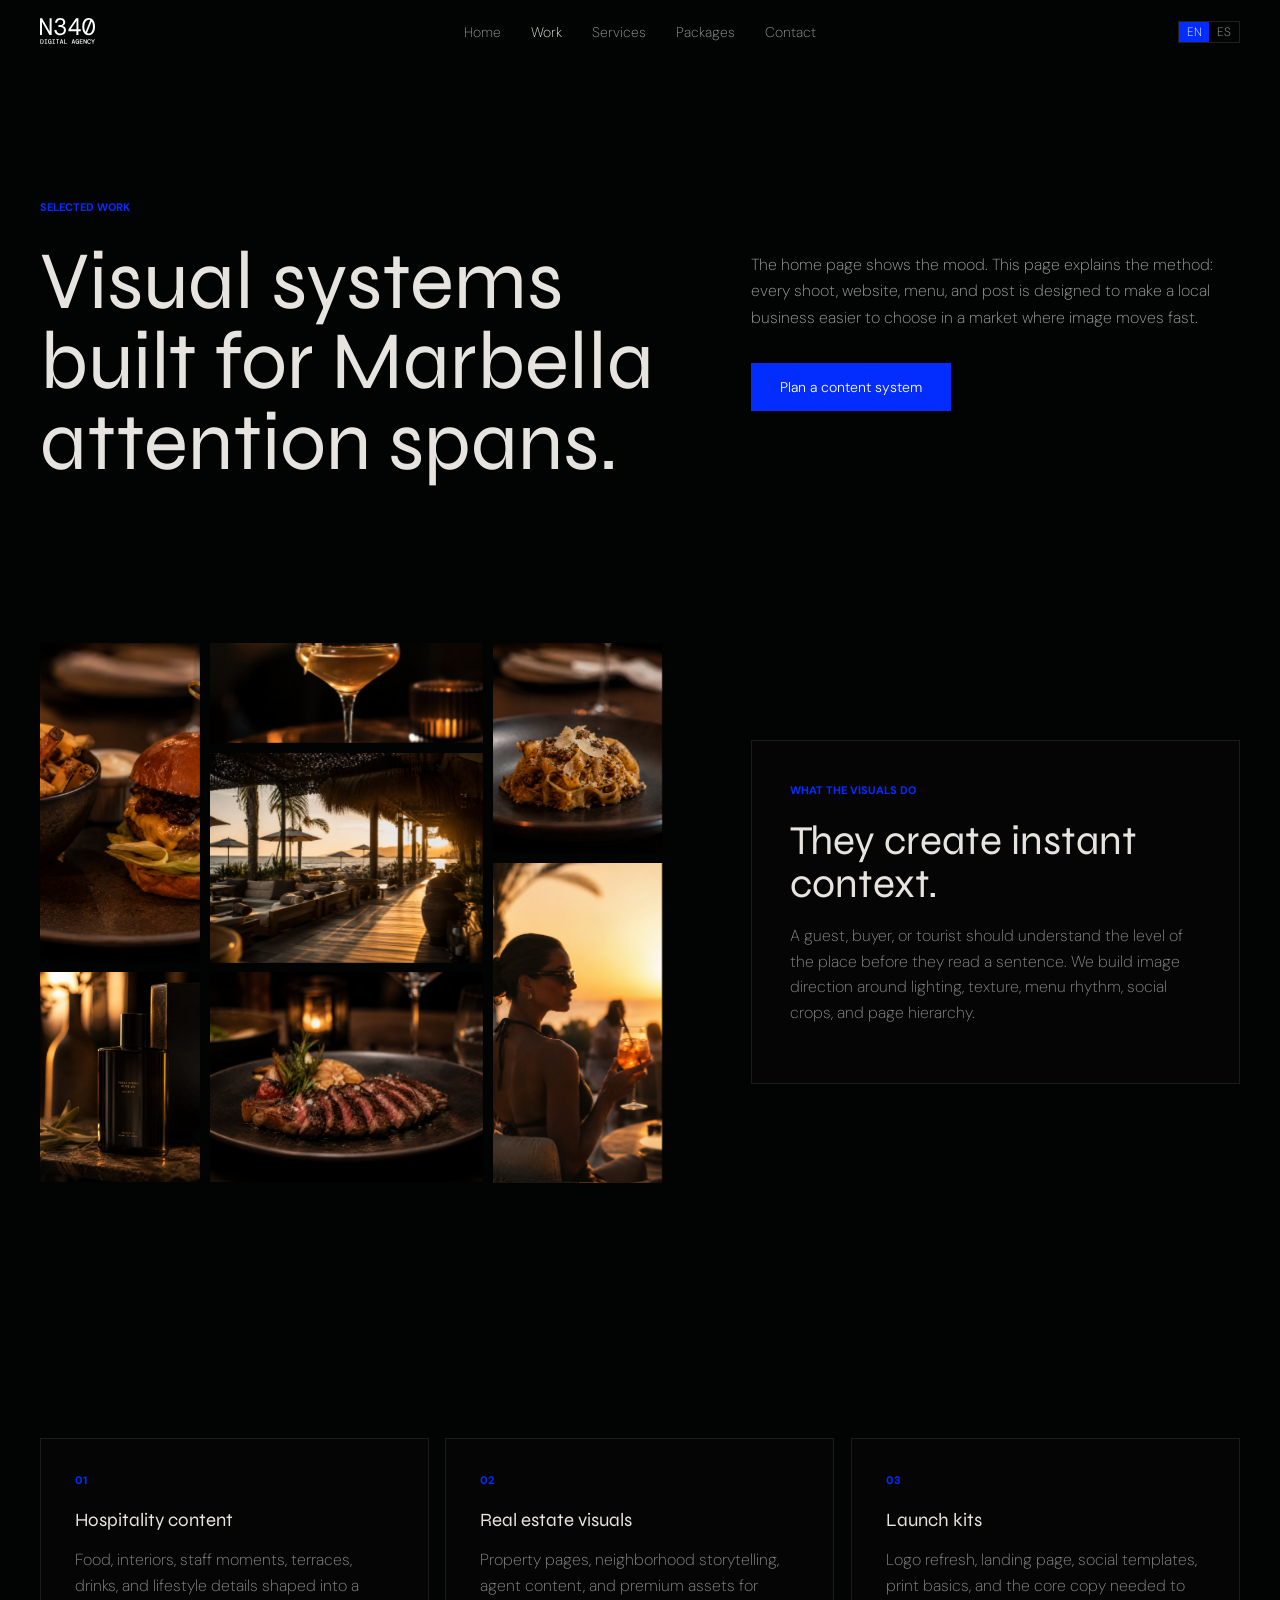
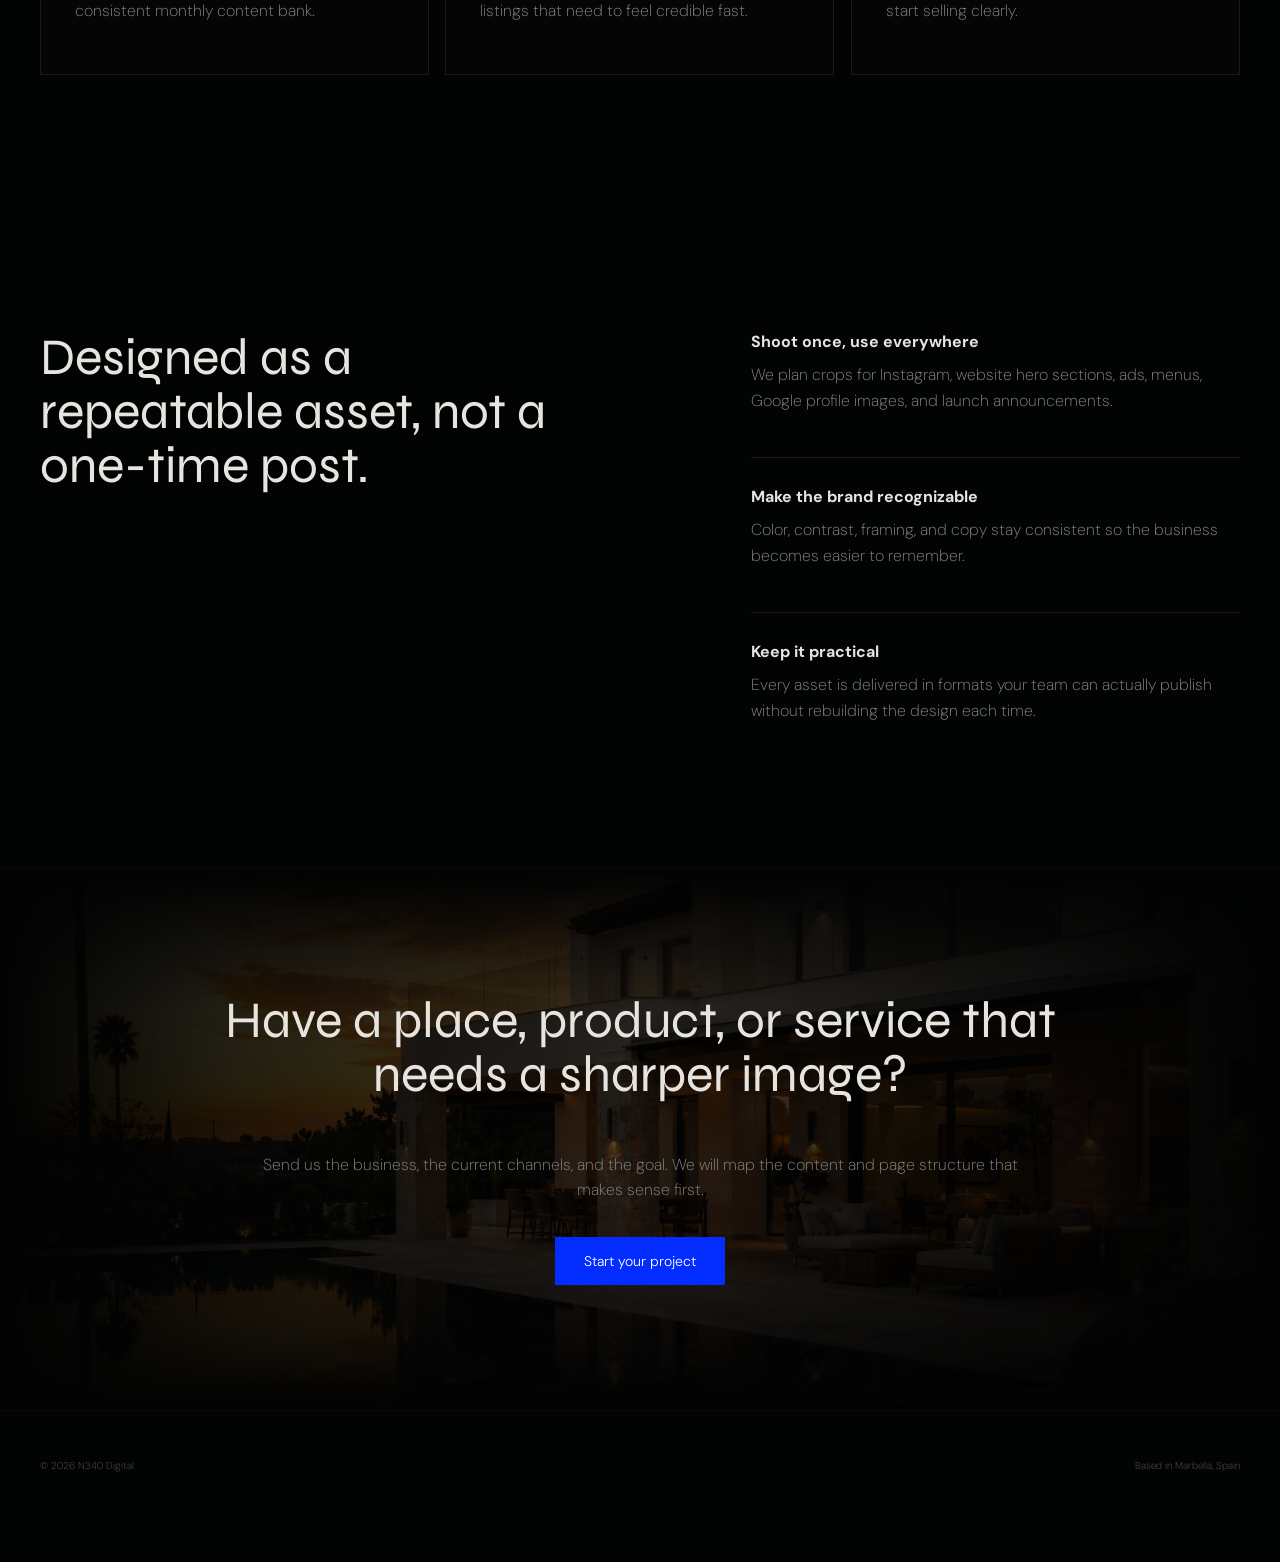
<file: work.html>
<!doctype html>
<html lang="en">
  <head>
    <meta charset="UTF-8" />
    <meta name="viewport" content="width=device-width, initial-scale=1.0" />
    <title>N340</title>
    <script>
      document.documentElement.classList.add("motion-ready");
    </script>
    <link rel="preconnect" href="https://fonts.googleapis.com" />
    <link rel="preconnect" href="https://fonts.gstatic.com" crossorigin />
    <link href="https://fonts.googleapis.com/css2?family=DM+Sans:wght@200;300;400;500;600;700&family=Syne:wght@400&display=swap" rel="stylesheet" />
    <link rel="stylesheet" href="styles.css" />
  </head>
  <body data-page="work">
    <header class="site-header reveal" data-reveal="down">
      <a class="brand" href="index.html"><img src="assets/logo-n340.svg" alt="N340 Digital" width="170" height="86" /></a>
      <nav class="nav-links" aria-label="Primary navigation">
        <a href="index.html" data-page="home">Home</a>
        <a href="work.html" data-page="work">Work</a>
        <a href="services.html" data-page="services">Services</a>
        <a href="packages.html" data-page="packages">Packages</a>
        <a href="contact.html" data-page="contact">Contact</a>
      </nav>
      <div class="language-switch" aria-label="Language">
        <button class="active" type="button" data-lang="en" aria-pressed="true">EN</button>
        <button type="button" data-lang="es" aria-pressed="false">ES</button>
      </div>
    </header>

    <main class="page-main">
      <section class="page-hero section">
        <div class="page-kicker reveal" data-i18n="work.kicker">Selected work</div>
        <div class="page-hero-grid">
          <div class="reveal">
            <h1 data-i18n="work.title">Visual systems built for Marbella attention spans.</h1>
          </div>
          <div class="page-hero-copy reveal">
            <p data-i18n="work.copy">The home page shows the mood. This page explains the method: every shoot, website, menu, and post is designed to make a local business easier to choose in a market where image moves fast.</p>
            <a class="button primary" href="contact.html" data-i18n-html="work.cta">Plan a content system</a>
          </div>
        </div>
      </section>

      <section id="work" class="section work-showcase">
        <div class="mosaic" aria-label="Restaurant, lifestyle, and hospitality content examples">
          <div class="tile tile-burger reveal" data-reveal="tile"></div>
          <div class="tile tile-shadows reveal" data-reveal="tile"></div>
          <div class="tile tile-pasta reveal" data-reveal="tile"></div>
          <div class="tile tile-bar reveal" data-reveal="tile"></div>
          <div class="tile tile-steak reveal" data-reveal="tile"></div>
          <div class="tile tile-terrace reveal" data-reveal="tile"></div>
          <div class="tile tile-menu reveal" data-reveal="tile"></div>
        </div>
        <div class="insight-panel reveal" data-reveal="panel">
          <span data-i18n="work.panelKicker">What the visuals do</span>
          <h2 data-i18n="work.panelTitle">They create instant context.</h2>
          <p data-i18n="work.panelCopy">A guest, buyer, or tourist should understand the level of the place before they read a sentence. We build image direction around lighting, texture, menu rhythm, social crops, and page hierarchy.</p>
        </div>
      </section>

      <section class="section detail-grid">
        <article class="detail-card reveal">
          <span>01</span>
          <h3 data-i18n="work.card1Title">Hospitality content</h3>
          <p data-i18n="work.card1Copy">Food, interiors, staff moments, terraces, drinks, and lifestyle details shaped into a consistent monthly content bank.</p>
        </article>
        <article class="detail-card reveal">
          <span>02</span>
          <h3 data-i18n="work.card2Title">Real estate visuals</h3>
          <p data-i18n="work.card2Copy">Property pages, neighborhood storytelling, agent content, and premium assets for listings that need to feel credible fast.</p>
        </article>
        <article class="detail-card reveal">
          <span>03</span>
          <h3 data-i18n="work.card3Title">Launch kits</h3>
          <p data-i18n="work.card3Copy">Logo refresh, landing page, social templates, print basics, and the core copy needed to start selling clearly.</p>
        </article>
      </section>

      <section class="section editorial-split">
        <div class="reveal">
          <h2 data-i18n="work.splitTitle">Designed as a repeatable asset, not a one-time post.</h2>
        </div>
        <div class="stack-list reveal">
          <div>
            <strong data-i18n="work.list1Title">Shoot once, use everywhere</strong>
            <p data-i18n="work.list1Copy">We plan crops for Instagram, website hero sections, ads, menus, Google profile images, and launch announcements.</p>
          </div>
          <div>
            <strong data-i18n="work.list2Title">Make the brand recognizable</strong>
            <p data-i18n="work.list2Copy">Color, contrast, framing, and copy stay consistent so the business becomes easier to remember.</p>
          </div>
          <div>
            <strong data-i18n="work.list3Title">Keep it practical</strong>
            <p data-i18n="work.list3Copy">Every asset is delivered in formats your team can actually publish without rebuilding the design each time.</p>
          </div>
        </div>
      </section>

      <section class="section cta">
        <h2 class="reveal" data-i18n="work.finalTitle">Have a place, product, or service that needs a sharper image?</h2>
        <p class="reveal" data-i18n="work.finalCopy">Send us the business, the current channels, and the goal. We will map the content and page structure that makes sense first.</p>
        <a class="button primary reveal" href="contact.html" data-i18n-html="work.finalButton">Start your project</a>
      </section>
    </main>

    <footer class="footer reveal">
      <span>© 2026 N340 Digital</span>
      <span>Based in Marbella, Spain</span>
    </footer>
    <script src="site.js" defer></script>
  </body>
</html>
</file>
<file: styles.css>
:root {
  color-scheme: dark;
  --bg: #020303;
  --panel: #050606;
  --line: #1b1b1b;
  --text: #e7e4df;
  --muted: #8b8b8b;
  --blue: #032cff;
  --blue-deep: #001bba;
  --ease-apparition: cubic-bezier(0.16, 1, 0.3, 1);
  --ease-polished: cubic-bezier(0.22, 0.61, 0.36, 1);
  --duration-apparition: 780ms;
  --duration-fast: 220ms;
  --content-max: 1200px;
}

* {
  box-sizing: border-box;
}

html {
  scroll-behavior: smooth;
}

body {
  margin: 0;
  background: var(--bg);
  color: var(--text);
  font-family: "DM Sans", Arial, sans-serif;
  font-weight: 200;
  letter-spacing: 0;
}

a {
  color: inherit;
  text-decoration: none;
}

.site-header {
  position: sticky;
  top: 0;
  z-index: 20;
  display: grid;
  grid-template-columns: 1fr auto 1fr;
  align-items: center;
  height: 64px;
  padding: 0 max(20px, calc((100vw - var(--content-max)) / 2));
  background: transparent;
  border-bottom: 1px solid transparent;
  transition:
    background-color var(--duration-fast) var(--ease-polished),
    border-color var(--duration-fast) var(--ease-polished),
    backdrop-filter var(--duration-fast) var(--ease-polished);
}

.site-header.is-scrolled {
  background: rgba(3, 3, 3, 0.7);
  border-bottom-color: rgba(255, 255, 255, 0.08);
  backdrop-filter: blur(14px);
}

.motion-ready .reveal {
  opacity: 0;
  transform: translate3d(0, 26px, 0) scale(0.985);
  filter: blur(12px);
  transition:
    opacity var(--duration-apparition) var(--ease-apparition),
    transform var(--duration-apparition) var(--ease-apparition),
    filter 620ms var(--ease-polished);
  transition-delay: calc(var(--reveal-order, 0) * 44ms);
  will-change: opacity, transform, filter;
}

.motion-ready .reveal[data-reveal="down"] {
  transform: translate3d(0, -18px, 0) scale(0.99);
}

.motion-ready .reveal[data-reveal="photo"] {
  transform: translate3d(0, -22px, 0) scale(1.035);
}

.motion-ready .reveal[data-reveal="hero-title"] {
  transform: translate3d(0, 34px, 0) scale(0.975);
}

.motion-ready .reveal[data-reveal="hero-copy"],
.motion-ready .reveal[data-reveal="hero-actions"] {
  transform: translate3d(0, 18px, 0);
}

.motion-ready .reveal[data-reveal="image"] {
  transform: translate3d(0, 34px, 0) scale(0.97);
}

.motion-ready .reveal[data-reveal="tile"] {
  transform: translate3d(0, 28px, 0) scale(0.96);
  transition-duration: 720ms;
}

.motion-ready .reveal[data-reveal="featured"] {
  transform: translate3d(0, 30px, 0) scale(0.965);
}

.motion-ready .reveal[data-reveal="panel"] {
  transform: translate3d(0, 28px, 0) scale(0.975);
}

.motion-ready .reveal.is-visible {
  opacity: 1;
  transform: translate3d(0, 0, 0) scale(1);
  filter: blur(0);
}

.motion-ready .reveal[data-reveal="photo"].is-visible {
  transform: translate3d(0, 0, 0) scale(1);
}

.brand {
  display: flex;
  align-items: center;
}

.brand img {
  height: 28px;
  width: auto;
}

.nav-links {
  display: flex;
  gap: 30px;
  color: #9a9a9a;
  font-size: 14px;
  font-weight: 200;
}

.nav-links a:hover {
  color: var(--text);
}

.nav-links a.current {
  color: var(--text);
}

.language-switch {
  justify-self: end;
  display: flex;
  border: 1px solid #202020;
}

.language-switch button {
  min-width: 30px;
  height: 20px;
  border: 0;
  background: transparent;
  color: #aaa;
  font: inherit;
  font-size: 12px;
}

.language-switch .active {
  background: var(--blue);
  color: #fff;
}

.hero {
  position: relative;
  min-height: calc(100dvh - 64px);
  display: flex;
  align-items: center;
  justify-content: center;
  overflow: hidden;
  padding: 0 0 32px;
  text-align: center;
  background: radial-gradient(circle at center top, #250407 0, #090305 43%, #030303 76%);
}

.hero::after {
  position: absolute;
  inset: 0;
  content: "";
  z-index: 1;
  background:
    linear-gradient(180deg, var(--bg) 0%, rgba(2, 3, 3, 0.82) 8%, rgba(2, 3, 3, 0) 24%),
    linear-gradient(0deg, var(--bg) 0%, rgba(2, 3, 3, 0.9) 14%, rgba(2, 3, 3, 0.38) 34%, rgba(2, 3, 3, 0) 54%);
}

.hero::before {
  position: absolute;
  inset: 0;
  z-index: 1;
  content: "";
  pointer-events: none;
  background: linear-gradient(
    90deg,
    var(--bg) 0%,
    rgba(2, 3, 3, 0.96) 6%,
    rgba(2, 3, 3, 0.62) 13%,
    rgba(2, 3, 3, 0) 24%,
    rgba(2, 3, 3, 0) 76%,
    rgba(2, 3, 3, 0.62) 87%,
    rgba(2, 3, 3, 0.96) 94%,
    var(--bg) 100%
  );
}

.hero-photo {
  position: absolute;
  inset: 0;
  display: grid;
  grid-template-columns: repeat(4, 1fr);
  grid-template-rows: 1fr;
  gap: 0;
  width: 100%;
  height: 100%;
  transform: none;
  filter: brightness(0.25) blur(1px) contrast(1.08) saturate(0.8);
  opacity: 0.82;
}

.hero-photo::after {
  position: absolute;
  inset: 0;
  background: rgba(0, 0, 0, 0.2);
  content: "";
}

.hero-shot {
  min-width: 0;
  min-height: 0;
  background-position: center;
  background-size: cover;
}

.hero-shot-1 {
  background-image: url("assets/hero/hero1.png");
}

.hero-shot-2 {
  background-image: url("assets/hero/hero3.png");
}

.hero-shot-3 {
  background-image: url("assets/hero/hero2.png");
}

.hero-shot-4 {
  background-image: url("assets/hero/hero4.png");
}

.hero-content {
  position: relative;
  z-index: 2;
  width: min(920px, calc(100% - 40px));
  margin-top: 0;
}

h1,
h2,
h3,
p {
  margin-top: 0;
}

h1,
h2,
h3 {
  font-family: Syne, "DM Sans", Arial, sans-serif;
  font-weight: 400;
}

h1 {
  max-width: 880px;
  margin-inline: auto;
  margin-bottom: 32px;
  font-size: clamp(46px, 6vw, 86px);
  line-height: 0.98;
}

.hero h1 {
  display: flex;
  flex-direction: column;
  align-items: center;
}

.hero h1 > span {
  display: block;
}

.hero .city-phrase {
  display: block;
  white-space: nowrap;
}

.city-rotator {
  display: inline-block;
  min-width: 0;
  color: #fff;
  transform-origin: 50% 60%;
  transition:
    opacity 260ms var(--ease-polished),
    transform 260ms var(--ease-polished),
    filter 260ms var(--ease-polished);
  will-change: opacity, transform, filter;
}

.city-rotator.is-changing {
  opacity: 0;
  transform: translate3d(0, -0.22em, 0) rotateX(72deg) scale(0.96);
  filter: blur(8px);
}

.hero p {
  max-width: 660px;
  margin: 0 auto 34px;
  color: #a1a1a1;
  font-size: 16px;
  line-height: 1.55;
}

.button-row {
  display: flex;
  justify-content: center;
  gap: 18px;
}

.button {
  display: inline-flex;
  align-items: center;
  justify-content: center;
  gap: 12px;
  min-height: 48px;
  padding: 0 28px;
  border: 1px solid #242424;
  font-size: 14px;
  font-weight: 300;
  transition:
    transform var(--duration-fast) var(--ease-polished),
    background-color var(--duration-fast) var(--ease-polished),
    border-color var(--duration-fast) var(--ease-polished);
}

.button:hover {
  transform: translateY(-1px);
}

.primary {
  background: var(--blue);
  border-color: var(--blue);
  color: white;
}

.primary:hover {
  background: #1540ff;
}

.secondary {
  background: #070707;
  color: #e3e3e3;
}

.light {
  background: #fff;
  border-color: #fff;
  color: #050505;
}

.full {
  width: 100%;
}

.section {
  width: min(var(--content-max), calc(100% - 40px));
  margin-inline: auto;
  padding: 128px 0;
}

.page-main {
  min-height: calc(100dvh - 202px);
}

.page-main > .section:first-child {
  padding-top: 136px;
}

.page-hero {
  padding-bottom: 88px;
}

.page-kicker {
  margin-bottom: 28px;
  color: var(--blue);
  font-size: 11px;
  font-weight: 800;
  text-transform: uppercase;
}

.page-hero-grid,
.editorial-split,
.work-showcase {
  display: grid;
  grid-template-columns: minmax(0, 1.12fr) minmax(300px, 0.88fr);
  gap: clamp(44px, 7vw, 112px);
  align-items: start;
}

.page-hero h1 {
  max-width: 780px;
  margin: 0;
  font-size: clamp(48px, 6.4vw, 84px);
  line-height: 0.98;
}

.page-hero-copy {
  padding-top: 10px;
}

.page-hero-copy p {
  margin-bottom: 32px;
  color: #a1a1a1;
  font-size: 16px;
  line-height: 1.65;
}

.work-showcase {
  width: min(var(--content-max), calc(100% - 40px));
  align-items: center;
  padding-top: 72px;
}

.work-showcase .mosaic {
  width: 100%;
}

.insight-panel,
.fit-card,
.detail-card,
.service-deep {
  border: 1px solid var(--line);
  background: #050505;
}

.insight-panel {
  padding: 42px 38px;
}

.insight-panel span,
.fit-card span,
.detail-card span {
  display: block;
  margin-bottom: 22px;
  color: var(--blue);
  font-size: 11px;
  font-weight: 800;
  text-transform: uppercase;
}

.insight-panel h2 {
  margin-bottom: 18px;
  font-size: clamp(30px, 3.2vw, 42px);
}

.insight-panel p,
.detail-card p,
.service-deep p,
.fit-card p,
.stack-list p {
  color: var(--muted);
  line-height: 1.6;
}

.detail-grid,
.service-deep-grid,
.fit-grid {
  display: grid;
  gap: 16px;
}

.detail-grid,
.fit-grid {
  grid-template-columns: repeat(3, minmax(0, 1fr));
}

.service-deep-grid {
  grid-template-columns: repeat(2, minmax(0, 1fr));
}

.detail-card,
.fit-card {
  min-height: 220px;
  padding: 34px;
}

.detail-card h3,
.fit-card h3 {
  margin-bottom: 16px;
}

.service-deep {
  padding: 40px;
}

.service-deep h2 {
  margin-bottom: 18px;
  font-size: clamp(26px, 3vw, 36px);
}

.service-deep p {
  min-height: 78px;
  margin-bottom: 28px;
}

.service-deep ul {
  margin-bottom: 0;
}

.editorial-split {
  align-items: start;
}

.editorial-split h2 {
  max-width: 520px;
}

.stack-list {
  display: grid;
  gap: 28px;
}

.stack-list div {
  padding-bottom: 28px;
  border-bottom: 1px solid var(--line);
}

.stack-list div:last-child {
  padding-bottom: 0;
  border-bottom: 0;
}

.stack-list strong {
  display: block;
  margin-bottom: 10px;
  font-size: 16px;
}

.package-page {
  padding-top: 70px;
}

.package-fit {
  padding-top: 80px;
}

.contact-page {
  padding-top: 72px;
}

.contact-prompts {
  padding-top: 80px;
}

.section-copy {
  max-width: 760px;
}

h2 {
  margin-bottom: 22px;
  font-size: clamp(36px, 4vw, 54px);
  line-height: 1.05;
}

.section-copy p,
.service p,
.process p,
.cta p,
.contact-copy p,
.price-card p,
.note {
  color: var(--muted);
  line-height: 1.55;
}

.section-copy p {
  max-width: 640px;
  margin-bottom: 56px;
  font-size: 16px;
}

.mosaic {
  width: 100%;
  aspect-ratio: 980 / 850;
  display: grid;
  grid-template-columns: 0.85fr 1.45fr 0.9fr;
  grid-template-rows: repeat(5, 1fr);
  gap: 10px;
}

.tile {
  min-width: 0;
  min-height: 0;
  background-position: center;
  background-size: cover;
}

.tile-burger {
  grid-row: 1 / 4;
  background-image: url("assets/proof/burger.png");
}

.tile-shadows {
  grid-column: 2;
  grid-row: 1 / 2;
  background-image: url("assets/proof/glass.png");
}

.tile-pasta {
  grid-column: 3;
  grid-row: 1 / 3;
  background-image: url("assets/proof/pasta.png");
}

.tile-bar {
  grid-column: 2;
  grid-row: 2 / 4;
  background-image: url("assets/proof/nikkibeach.png");
}

.tile-steak {
  grid-column: 2;
  grid-row: 4 / 6;
  background-image: url("assets/proof/steak.png");
}

.tile-terrace {
  grid-column: 3;
  grid-row: 3 / 6;
  background-image: url("assets/proof/womandrink.png");
}

.tile-menu {
  grid-column: 1;
  grid-row: 4 / 6;
  background-image: url("assets/proof/parfum.png");
}

.services {
  width: min(var(--content-max), calc(100% - 40px));
}

.service-grid {
  display: grid;
  grid-template-columns: repeat(2, minmax(0, 1fr));
  gap: 58px 118px;
  margin-top: 42px;
}

.service-media {
  width: 100%;
  aspect-ratio: 16 / 7;
  margin-bottom: 26px;
  background-position: center;
  background-size: cover;
  filter: saturate(0.9) contrast(1.04);
}

.service-media-social {
  background-image: url("assets/services/social-media.png");
}

.service-media-website {
  background-image: url("assets/services/website.png");
}

.service-media-photography {
  background-image: url("assets/services/photography.png");
}

.service-media-print {
  background-image: url("assets/services/print.png");
}

.icon {
  display: block;
  margin-bottom: 22px;
  color: var(--blue);
  font-size: 26px;
  line-height: 1;
}

.service h3 {
  margin-bottom: 14px;
  font-size: 20px;
  font-weight: 500;
  letter-spacing: -0.01em;
}

.price-card h3,
.process h3 {
  margin-bottom: 14px;
  font-size: 16px;
}

.service p {
  font-size: 13.5px;
  line-height: 1.7;
}

.packages {
  position: relative;
  overflow: hidden;
  width: min(var(--content-max), calc(100% - 40px));
  padding-inline: 24px;
  background:
    linear-gradient(180deg, rgba(2, 3, 3, 0.96) 0%, rgba(2, 3, 3, 0.74) 28%, rgba(2, 3, 3, 0.72) 72%, rgba(2, 3, 3, 0.96) 100%),
    linear-gradient(90deg, rgba(2, 3, 3, 0.88) 0%, rgba(2, 3, 3, 0.36) 44%, rgba(2, 3, 3, 0.68) 100%),
    url("assets/bg-pricing.png") center / cover no-repeat;
}

.packages > * {
  position: relative;
  z-index: 1;
}

.pricing-grid {
  display: grid;
  grid-template-columns: repeat(3, 1fr);
  align-items: stretch;
  gap: 18px;
}

.price-card {
  position: relative;
  display: flex;
  min-height: 520px;
  flex-direction: column;
  padding: 34px 34px 32px;
  border: 1px solid var(--line);
  background: rgba(5, 5, 5, 0.9);
  backdrop-filter: blur(6px);
}

.price-card.featured {
  transform: translateY(-24px);
  padding-top: 52px;
  padding-bottom: 48px;
  border-color: rgba(3, 44, 255, 0.82);
  background:
    linear-gradient(180deg, rgba(3, 44, 255, 0.16), rgba(3, 44, 255, 0.04) 34%),
    rgba(5, 5, 5, 0.96);
  box-shadow: 0 26px 80px rgba(3, 44, 255, 0.22);
  z-index: 2;
}

.badge {
  position: absolute;
  top: -16px;
  left: 50%;
  transform: translateX(-50%);
  width: 150px;
  height: 24px;
  display: grid;
  place-items: center;
  background: var(--blue);
  color: #fff;
  font-size: 9px;
  font-weight: 800;
  text-transform: uppercase;
}

.price-card h3 {
  margin-bottom: 8px;
  font-size: 32px;
  font-weight: 500;
  letter-spacing: -0.02em;
}

.price-card p {
  margin-bottom: 0;
  font-size: 14px;
  color: var(--muted);
}

.price-card.featured p,
.price-card.featured li {
  color: rgba(255, 255, 255, 0.6);
}

.price-card strong {
  display: block;
  padding: 24px 0;
  font-size: 36px;
  line-height: 1;
  font-weight: 500;
  letter-spacing: -0.02em;
}

.plus-prefix {
  margin-bottom: 14px;
  color: var(--muted);
  font-size: 13px;
}

.price-note {
  margin-top: 16px;
  text-align: center;
  color: var(--muted);
  font-size: 12px;
}

.subprice {
  display: none;
}

ul {
  flex: 1;
  margin: 16px 0 26px;
  padding: 0;
  list-style: none;
}

li {
  position: relative;
  margin-bottom: 12px;
  padding-left: 18px;
  color: #a0a0a0;
  font-size: 14px;
}

li::before {
  position: absolute;
  left: 0;
  color: var(--blue);
  content: "✓";
}

.featured li::before {
  color: #fff;
}


.note {
  max-width: 760px;
  margin: 34px auto 0;
  text-align: center;
  font-size: 14px;
}

.addons {
  max-width: 980px;
  margin: 44px auto 0;
  padding: 28px;
  border: 1px solid rgba(255, 255, 255, 0.08);
  background: rgba(5, 5, 5, 0.7);
  backdrop-filter: blur(6px);
}

.addons h3 {
  margin: 0 0 18px;
  font-size: 14px;
}

.addons-grid {
  display: grid;
  grid-template-columns: repeat(3, 1fr);
  gap: 10px;
}

.addons-grid span {
  display: flex;
  min-height: 54px;
  align-items: center;
  justify-content: space-between;
  gap: 14px;
  padding: 14px 16px;
  color: #a0a0a0;
  font-size: 14px;
  line-height: 1.35;
  background: rgba(255, 255, 255, 0.035);
}

.addons-grid strong {
  flex: 0 0 auto;
  color: var(--text);
  font-weight: 500;
}

.process {
  display: grid;
  grid-template-columns: minmax(240px, 0.42fr) minmax(0, 0.58fr);
  gap: clamp(48px, 8vw, 120px);
  align-items: start;
  padding-bottom: 170px;
}

.process-left {
  position: sticky;
  top: 118px;
}

.process-left h2 {
  margin-bottom: 22px;
}

.process-subtitle {
  max-width: 340px;
  color: var(--muted);
  font-size: 15px;
  line-height: 1.65;
  margin-bottom: 0;
}

.process-grid {
  display: grid;
  gap: 0;
  margin-top: 8px;
}

.process-grid article {
  position: sticky;
  min-height: 340px;
  margin-bottom: 44px;
  padding: 42px;
  border: 1px solid var(--line);
  background:
    linear-gradient(135deg, rgba(3, 44, 255, 0.12), rgba(3, 44, 255, 0) 42%),
    #050505;
  box-shadow: 0 -18px 60px rgba(0, 0, 0, 0.42);
  transition:
    opacity 360ms var(--ease-polished),
    transform 360ms var(--ease-polished),
    border-color 360ms var(--ease-polished);
}

.process-grid article:nth-child(1) {
  top: 108px;
  z-index: 1;
}

.process-grid article:nth-child(2) {
  top: 126px;
  z-index: 2;
}

.process-grid article:nth-child(3) {
  top: 144px;
  z-index: 3;
}

.process-grid article:nth-child(4) {
  top: 162px;
  z-index: 4;
}

.process-grid article.is-past {
  opacity: 0.38;
  transform: scale(0.985);
}

.process-grid article.is-current {
  border-color: rgba(255, 255, 255, 0.2);
}

.process-card-header {
  display: flex;
  align-items: flex-start;
  justify-content: space-between;
  margin-bottom: 24px;
}

.process-icon {
  flex: 0 0 auto;
  width: 40px;
  height: 40px;
  margin-top: 8px;
  color: var(--blue);
  opacity: 0.72;
}

.process span {
  display: block;
  margin-bottom: 0;
  color: var(--blue);
  font-size: clamp(58px, 8vw, 104px);
  line-height: 0.8;
  font-weight: 400;
}

.process h3 {
  font-size: clamp(30px, 4vw, 52px);
}

.process p {
  max-width: 430px;
  font-size: 16px;
}

.cta {
  position: relative;
  overflow: hidden;
  width: 100%;
  max-width: none;
  padding: 125px 20px;
  text-align: center;
  border-top: 1px solid #090909;
  border-bottom: 1px solid #090909;
  background:
    linear-gradient(90deg, #020303 0%, rgba(2, 3, 3, 0.72) 18%, rgba(2, 3, 3, 0.42) 50%, rgba(2, 3, 3, 0.72) 82%, #020303 100%),
    linear-gradient(180deg, #020303 0%, rgba(2, 3, 3, 0.4) 26%, rgba(2, 3, 3, 0.36) 70%, #020303 100%),
    url("assets/cta-villa-pool.png") center / cover no-repeat;
}

.cta::before {
  position: absolute;
  inset: 0;
  background: rgba(0, 0, 0, 0.22);
  content: "";
}

.cta h2,
.cta p,
.cta .button {
  position: relative;
  z-index: 1;
}

.cta h2 {
  max-width: 900px;
  margin-inline: auto;
  margin-bottom: 52px;
}

.cta .city-phrase {
  display: inline-block;
  white-space: nowrap;
}

.cta p {
  max-width: 760px;
  margin: 0 auto 34px;
  font-size: 16px;
}

.contact {
  display: grid;
  grid-template-columns: minmax(0, 1fr) minmax(320px, 460px);
  gap: 150px;
  width: min(var(--content-max), calc(100% - 40px));
  padding-top: 136px;
  padding-bottom: 116px;
}

.contact-copy h2 {
  max-width: 390px;
}

.contact-copy p {
  max-width: 370px;
  margin: 40px 0 44px;
  font-size: 13px;
}

.contact-details {
  display: grid;
  gap: 8px;
  font-size: 14px;
}

.contact-details span {
  margin-top: 12px;
  color: #747474;
  font-size: 9px;
  text-transform: uppercase;
}

.socials {
  display: flex;
  gap: 8px;
  margin-top: 44px;
}

.socials a {
  display: grid;
  width: 24px;
  height: 24px;
  place-items: center;
  border: 1px solid #202020;
  color: #bdbdbd;
  font-size: 10px;
}

.contact-form {
  align-self: start;
  padding: 52px 44px 44px;
  border: 1px solid var(--line);
  background: #050505;
}

.contact-form label {
  display: block;
}

.contact-form label span {
  position: absolute;
  width: 1px;
  height: 1px;
  overflow: hidden;
  clip: rect(0 0 0 0);
}

input,
textarea {
  width: 100%;
  min-height: 48px;
  margin-bottom: 24px;
  border: 0;
  border-bottom: 1px solid #242424;
  border-radius: 0;
  background: transparent;
  color: var(--text);
  font: inherit;
  font-size: 14px;
  outline: none;
}

textarea {
  min-height: 96px;
  resize: vertical;
}

input:focus,
textarea:focus {
  border-bottom-color: var(--blue);
}

@media (prefers-reduced-motion: reduce) {
  html {
    scroll-behavior: auto;
  }

  *,
  *::before,
  *::after {
    transition-duration: 1ms !important;
    animation-duration: 1ms !important;
    animation-iteration-count: 1 !important;
  }

  .motion-ready .reveal,
  .motion-ready .reveal[data-reveal] {
    opacity: 1;
    transform: none;
    filter: none;
    transition: none;
  }

  .motion-ready .reveal[data-reveal="photo"] {
    transform: none;
  }

  .city-rotator {
    transition: none;
  }
}

.footer {
  display: flex;
  justify-content: space-between;
  width: min(var(--content-max), calc(100% - 40px));
  margin: 0 auto;
  padding: 48px 0 90px;
  color: #5a5a5a;
  font-size: 10px;
}

@media (max-width: 820px) {
  .site-header {
    grid-template-columns: 1fr auto;
    height: auto;
    min-height: 64px;
    gap: 14px 18px;
    padding: 14px 20px 12px;
  }

  .nav-links {
    display: flex;
    grid-column: 1 / -1;
    gap: 22px;
    overflow-x: auto;
    padding-bottom: 2px;
    scrollbar-width: none;
    white-space: nowrap;
  }

  .nav-links::-webkit-scrollbar {
    display: none;
  }

  .hero {
    min-height: calc(100dvh - 106px);
    padding: 0 0 38px;
  }

  .hero-content {
    margin-top: 0;
  }

  .button-row,
  .pricing-grid,
  .addons-grid,
  .service-grid,
  .contact,
  .page-hero-grid,
  .editorial-split,
  .work-showcase,
  .detail-grid,
  .service-deep-grid,
  .fit-grid {
    grid-template-columns: 1fr;
  }

  .process {
    display: block;
    padding-bottom: 84px;
  }

  .process-left,
  .process-grid article {
    position: static;
  }

  .process-left {
    margin-bottom: 42px;
  }

  .process-subtitle {
    max-width: 100%;
    margin-top: 0;
  }

  .process-grid {
    gap: 16px;
  }

  .process-grid article {
    min-height: auto;
    margin-bottom: 0;
    padding: 30px;
  }

  .process-grid article.is-past {
    opacity: 1;
    transform: none;
  }

  .process-card-header {
    margin-bottom: 18px;
  }

  .process span {
    font-size: 58px;
  }

  .button-row {
    display: grid;
  }

  .section {
    padding: 84px 0;
  }

  .page-main > .section:first-child {
    padding-top: 92px;
  }

  .page-hero h1 {
    font-size: 42px;
  }

  .detail-card,
  .fit-card,
  .service-deep,
  .insight-panel {
    padding: 28px;
  }

  .service-deep p {
    min-height: auto;
  }

  .mosaic {
    aspect-ratio: 1 / 1.18;
    background-position: 47% center;
  }

  .service-grid,
  .contact {
    gap: 42px;
  }

  .pricing-grid {
    display: grid;
  }

  .price-card {
    min-height: auto;
  }

  .price-card.featured {
    min-height: auto;
    transform: none;
  }

  .addons {
    padding: 22px;
  }

  .addons-grid span {
    min-height: auto;
    align-items: flex-start;
    flex-direction: column;
  }

  .contact {
    display: grid;
  }

  .contact-form {
    padding: 34px 26px 30px;
  }

  .footer {
    gap: 16px;
    flex-direction: column;
    padding-bottom: 52px;
  }
}

@media (max-width: 480px) {
  .brand {
    font-size: 14px;
  }

  h1 {
    font-size: 42px;
  }

  h2 {
    font-size: 32px;
  }

  .hero {
    min-height: 580px;
  }

}
</file>
